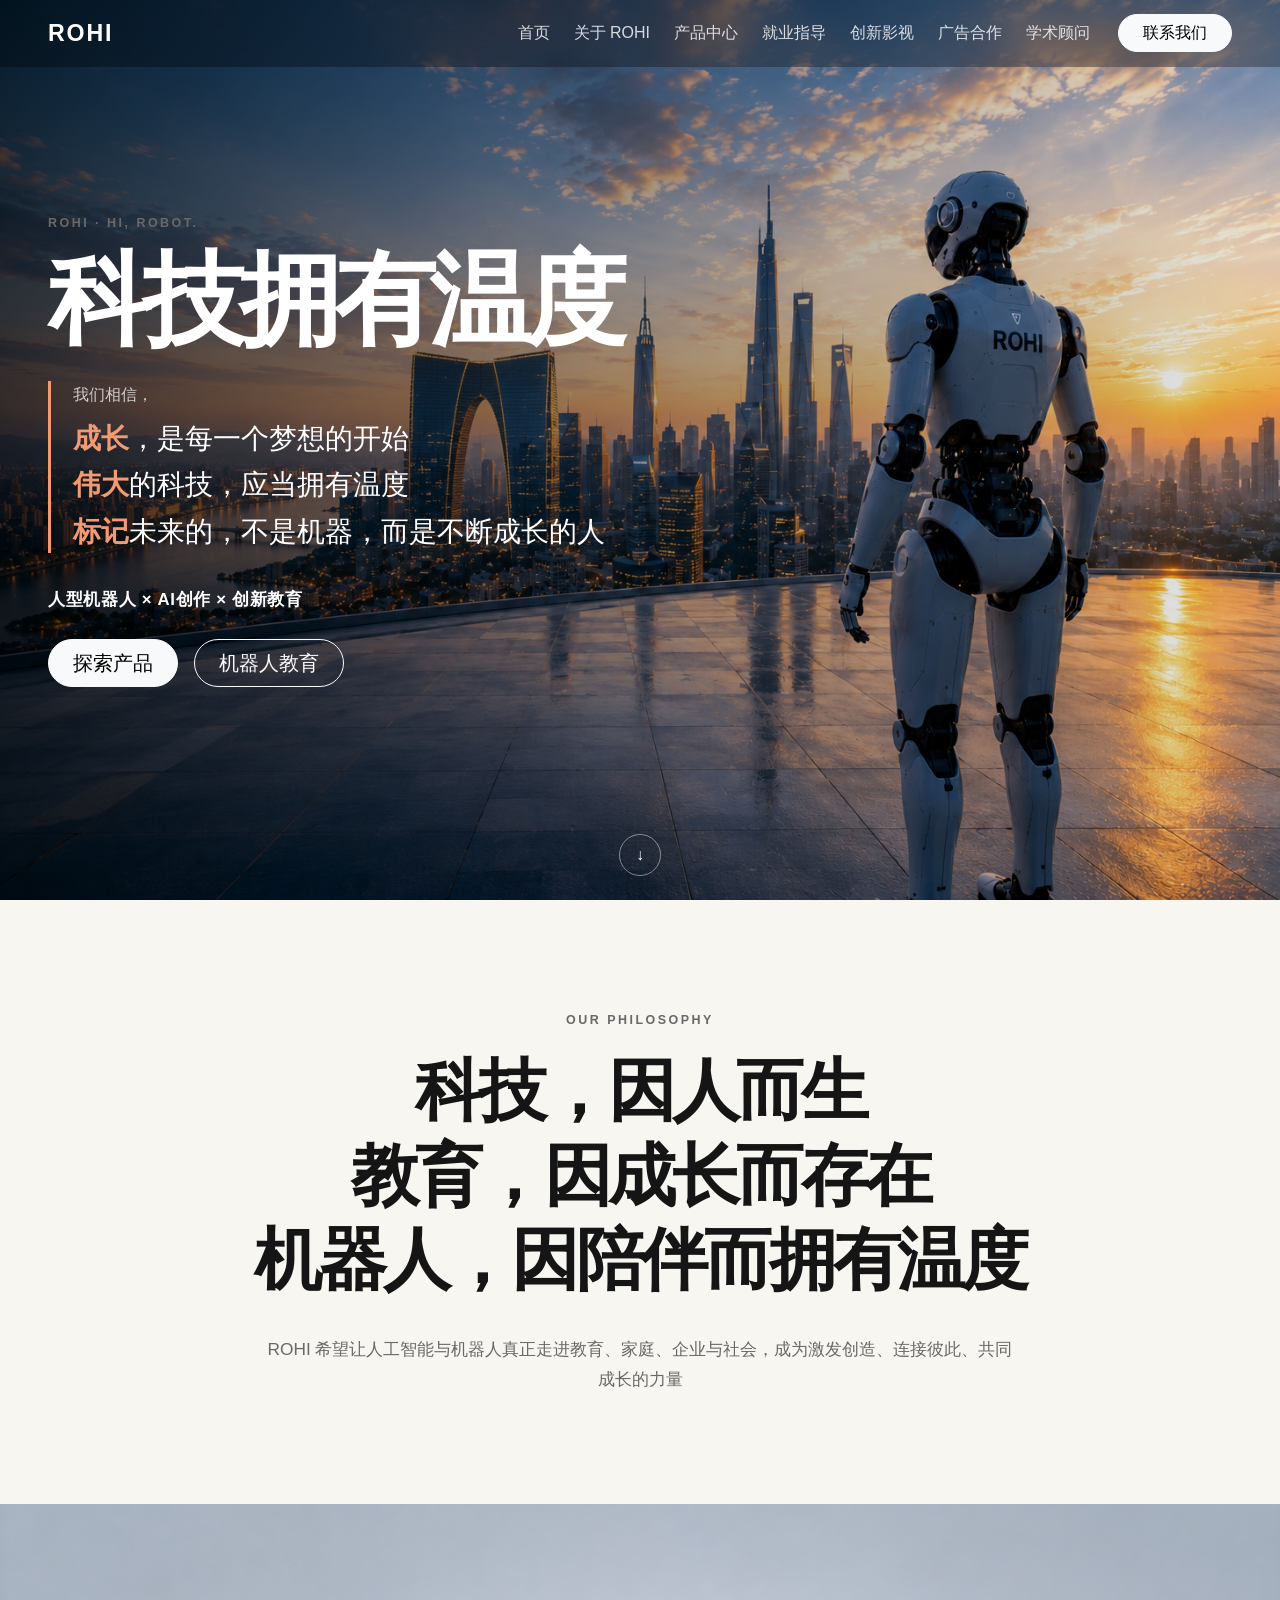
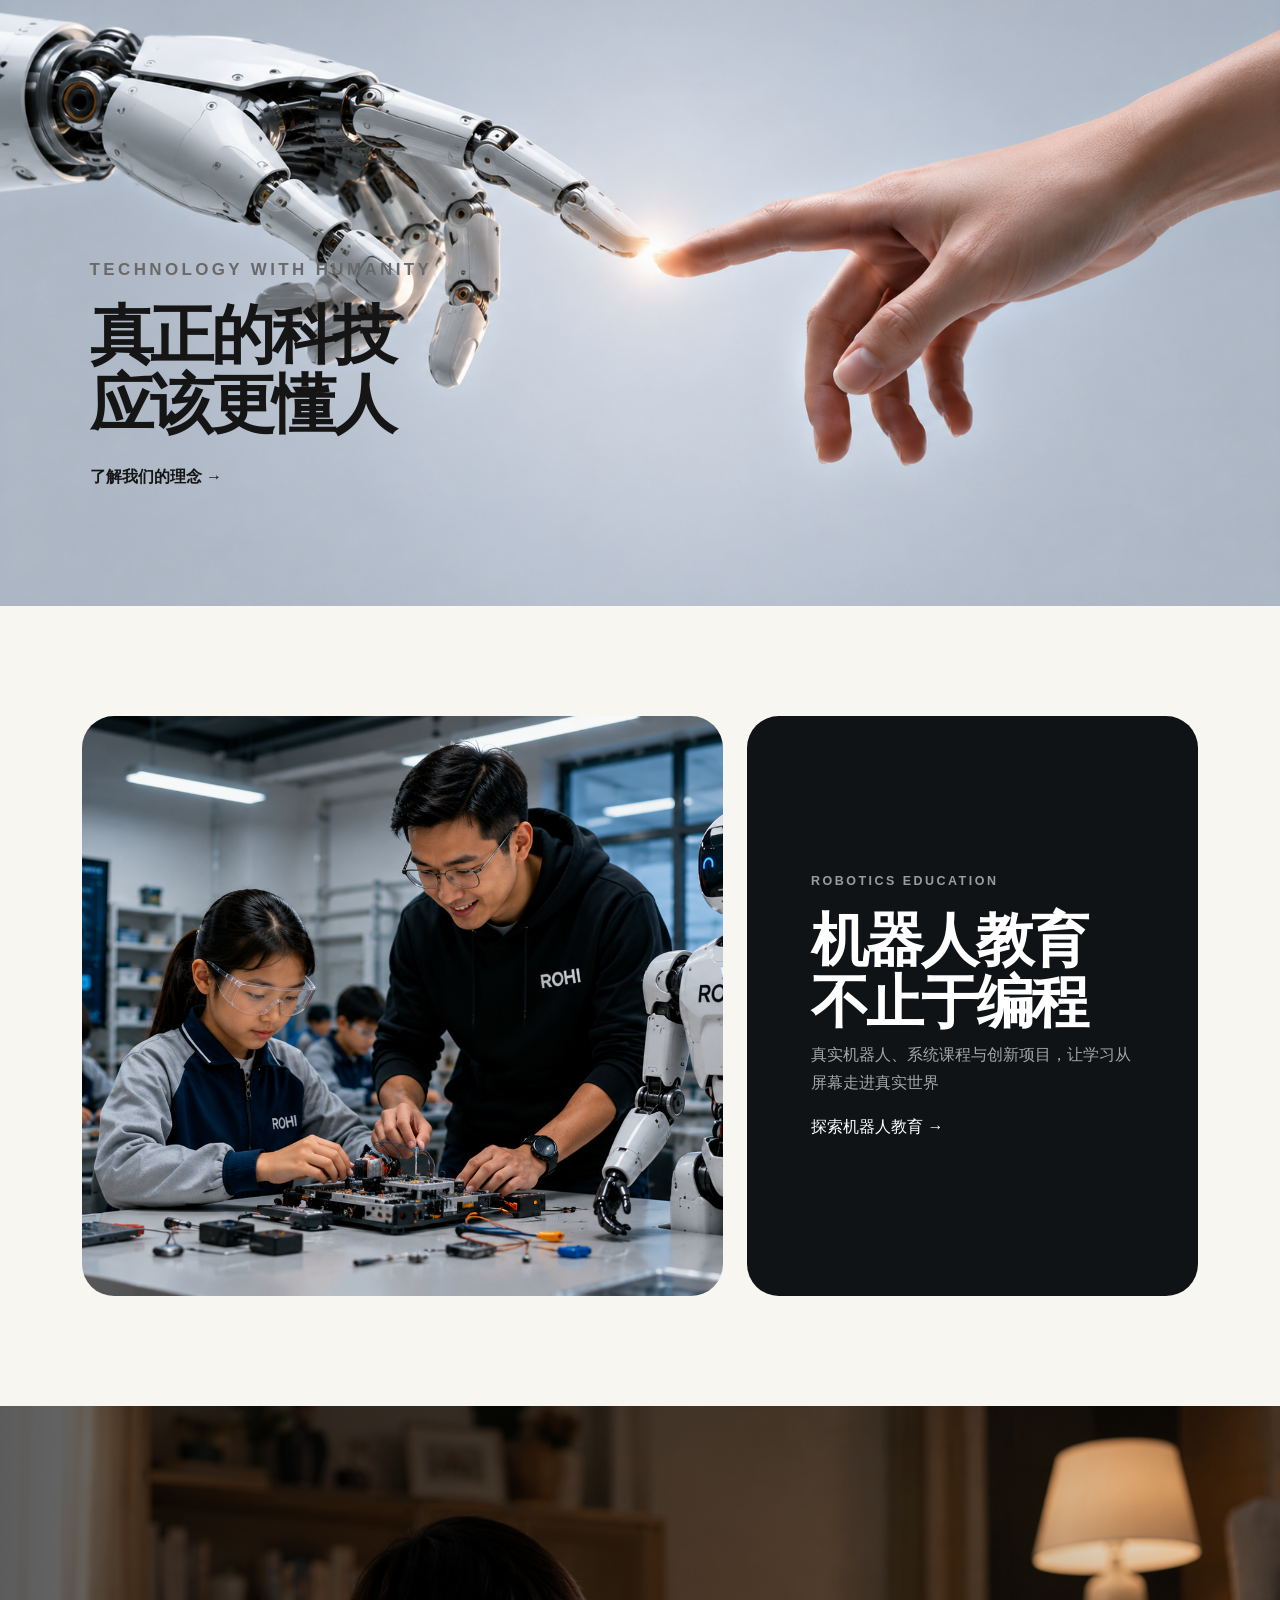
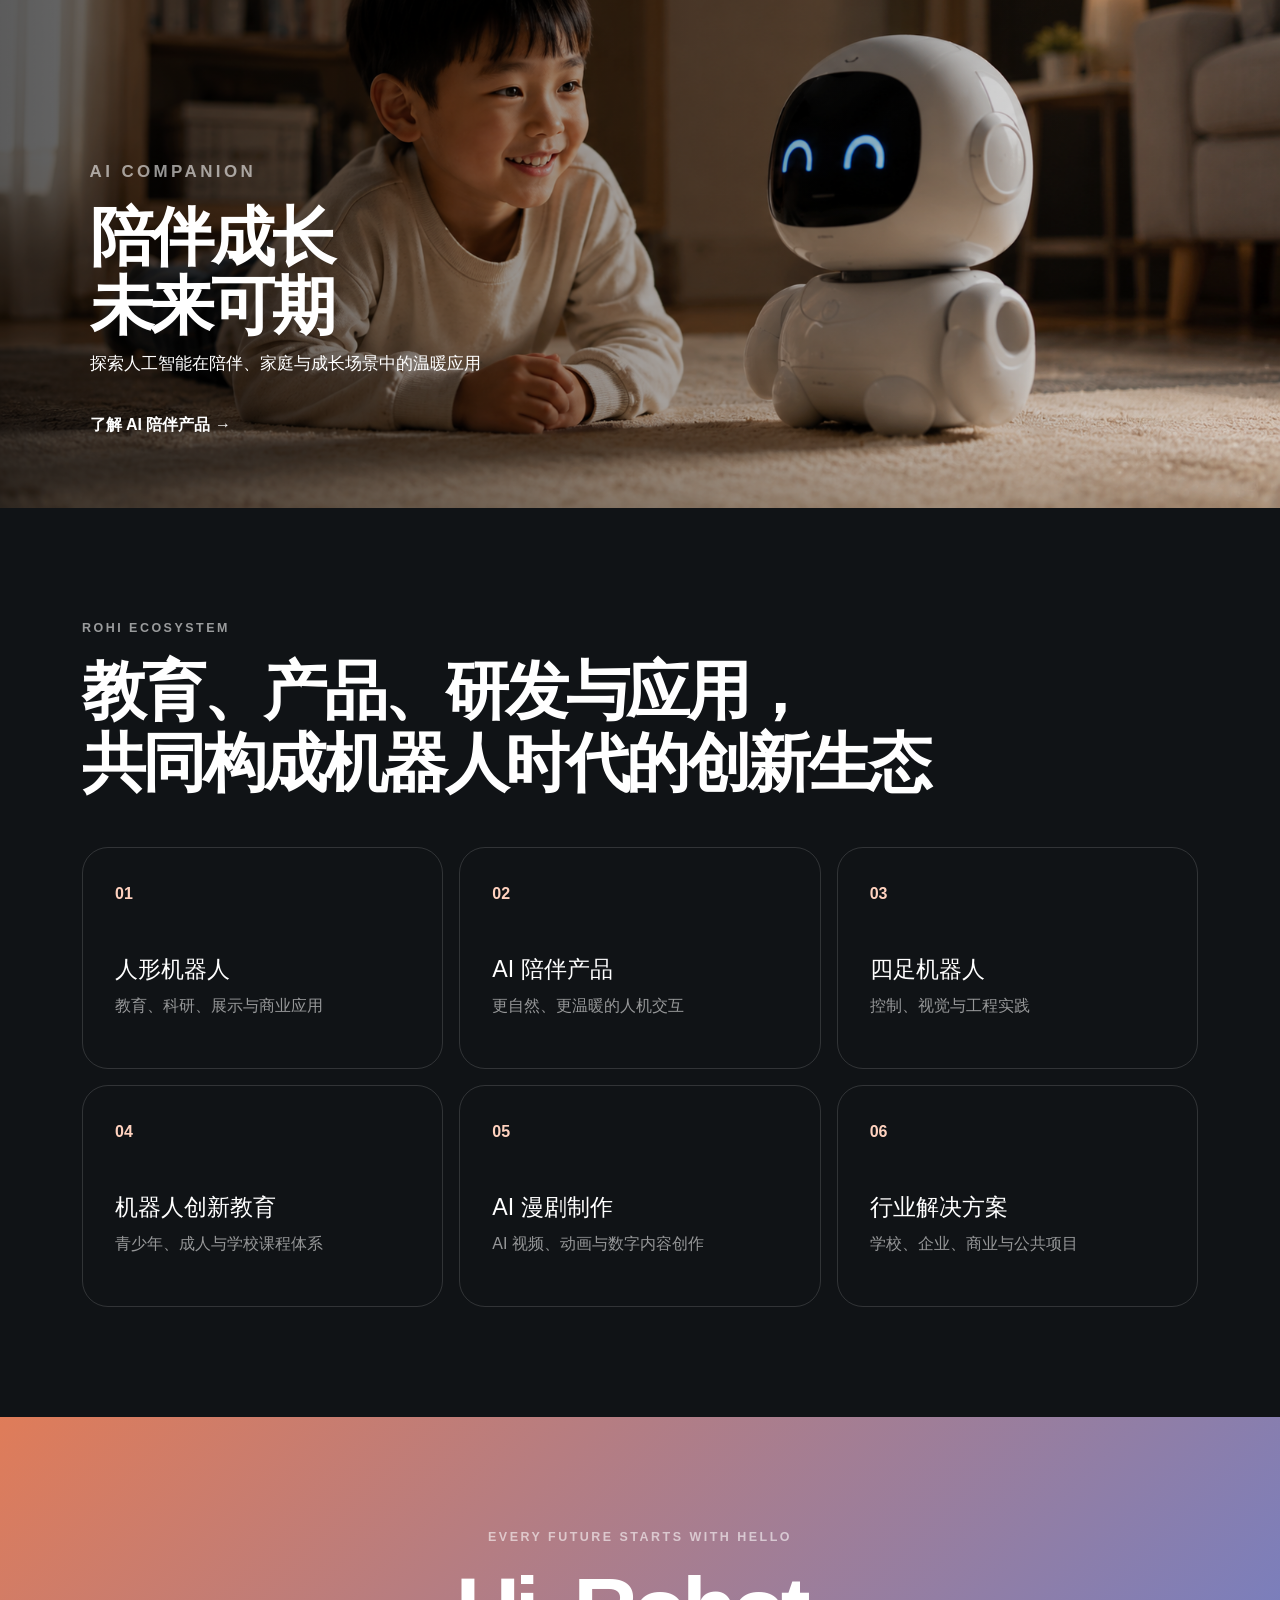
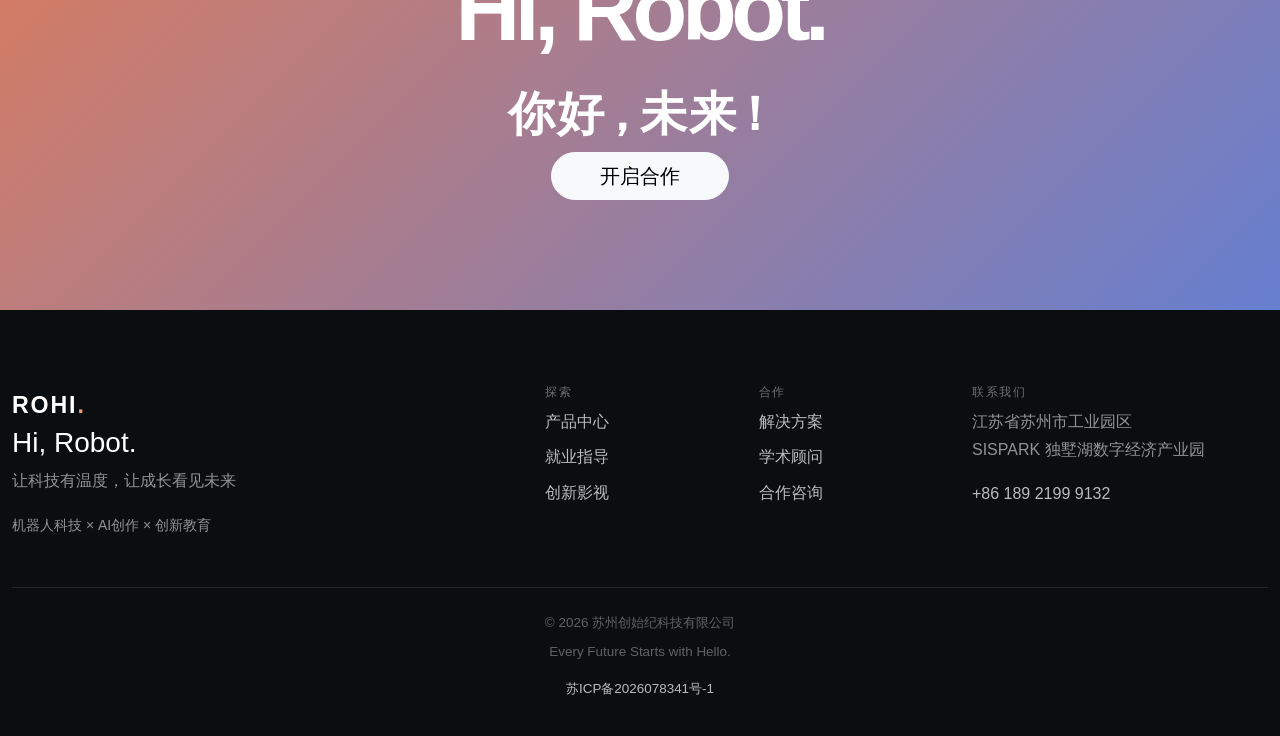
<file: index.html>
<!doctype html>
<html lang="zh-CN">
<head>
  <meta charset="utf-8">
  <meta name="viewport" content="width=device-width, initial-scale=1">
  <title>苏州创始纪科技有限公司｜人工智能与机器人研发应用</title>

<meta name="description" content="苏州创始纪科技有限公司聚焦人工智能、机器人应用研发、AI教育、智能交互与场景解决方案，推动具身智能技术走向真实应用。">

<meta name="keywords" content="苏州创始纪科技有限公司,人工智能,机器人研发,具身智能,人形机器人,机器人教育,苏州机器人公司">
  <link href="https://cdn.jsdelivr.net/npm/bootstrap@5.3.8/dist/css/bootstrap.min.css" rel="stylesheet">
  <link href="styles.css" rel="stylesheet">
</head>
<body>

<nav class="navbar navbar-expand-lg fixed-top site-nav">
  <div class="container-fluid px-lg-5">
   <a class="navbar-brand brand" href="index.html">
    ROHI</a>
    <button class="navbar-toggler" type="button" data-bs-toggle="collapse" data-bs-target="#mainNav"
            aria-controls="mainNav" aria-expanded="false" aria-label="切换导航">
      <span class="navbar-toggler-icon"></span>
    </button>
    <div class="collapse navbar-collapse" id="mainNav">
      <ul class="navbar-nav ms-auto align-items-lg-center">
        <li class="nav-item"><a class="nav-link" href="index.html">首页</a></li>
        <li class="nav-item"><a class="nav-link" href="about.html">关于 ROHI</a></li>
        <li class="nav-item"><a class="nav-link" href="products.html">产品中心</a></li>
        <li class="nav-item"><a class="nav-link" href="education.html">就业指导</a></li>
        <li class="nav-item"><a class="nav-link" href="innovation.html">创新影视</a></li>
        <li class="nav-item"><a class="nav-link" href="solutions.html">广告合作</a></li>
        <li class="nav-item"><a class="nav-link" href="advisors.html">学术顾问</a></li>
        <li class="nav-item ms-lg-3"><a class="btn btn-light rounded-pill px-4" href="contact.html">联系我们</a></li>
      </ul>
    </div>
  </div>
</nav>

<main>
  <section class="hero hero-home">
    <div class="hero-overlay"></div>
    <div class="container-fluid px-lg-5 hero-content">
      <div class="row min-vh-100 align-items-center">
        <div class="col-lg-7">
          <p class="eyebrow reveal">ROHI · HI, ROBOT.</p>
          <h1 class="hero-title reveal">科技拥有温度</h1>
          <div class="belief reveal">
            <p>我们相信，</p>
            <h2><strong>成长</strong>，是每一个梦想的开始</h2>
            <h2><strong>伟大</strong>的科技，应当拥有温度</h2>
            <h2><strong>标记</strong>未来的，不是机器，而是不断成长的人</h2>
          </div>
          <p class="hero-sub reveal">人型机器人 × AI创作 × 创新教育</p>
          <div class="d-flex flex-wrap gap-3 mt-4 reveal">
            <a class="btn btn-light btn-lg rounded-pill px-4" href="products.html">探索产品</a>
            <a class="btn btn-outline-light btn-lg rounded-pill px-4" href="education.html">机器人教育</a>
          </div>
        </div>
      </div>
    </div>
    <a class="scroll-cue" href="#philosophy">↓</a>
  </section>

  <section id="philosophy" class="section-light section-space">
    <div class="container text-center">
      <p class="eyebrow reveal">OUR PHILOSOPHY</p>
      <h2 class="statement reveal">科技，因人而生<br>教育，因成长而存在<br>机器人，因陪伴而拥有温度</h2>
      <p class="section-copy reveal">ROHI 希望让人工智能与机器人真正走进教育、家庭、企业与社会，成为激发创造、连接彼此、共同成长的力量</p>
    </div>
  </section>

  <section class="image-story">
    <img src="images/human-robot-touch.png" alt="人与机器人指尖相触">
    <div class="image-story-copy dark-text reveal">
      <p class="eyebrow">TECHNOLOGY WITH HUMANITY</p>
      <h2>真正的科技<br>应该更懂人</h2>
      <a href="about.html">了解我们的理念 →</a>
    </div>
  </section>

  <section class="split-story section-space">
    <div class="container">
      <div class="row g-4 align-items-stretch">
        <div class="col-lg-7 reveal">
          <img class="story-photo" src="images/robot-education.png" alt="机器人教育实验室">
        </div>
        <div class="col-lg-5 d-flex reveal">
          <div class="story-card dark-card">
            <p class="eyebrow light">ROBOTICS EDUCATION</p>
            <h2> 机器人教育  <br>不止于编程</h2>
            <p>真实机器人、系统课程与创新项目，让学习从屏幕走进真实世界</p>
            <a href="education.html">探索机器人教育 →</a>
          </div>
        </div>
      </div>
    </div>
  </section>

  <section class="image-story image-story-reverse">
    <img src="images/ai-companion.png" alt="AI 陪伴机器人">
    <div class="image-story-copy light-text reveal">
      <p class="eyebrow light">AI COMPANION</p>
      <h2>陪伴成长<br>未来可期</h2>
      <p>探索人工智能在陪伴、家庭与成长场景中的温暖应用</p>
      <a href="products.html">了解 AI 陪伴产品 →</a>
    </div>
  </section>

  <section class="section-dark section-space">
    <div class="container">
      <div class="section-heading reveal">
        <p class="eyebrow light">ROHI ECOSYSTEM</p>
        <h2>教育、产品、研发与应用，<br>共同构成机器人时代的创新生态</h2>
      </div>
      <div class="row g-3">
        <div class="col-md-6 col-xl-4"><a class="eco-card reveal" href="products.html"><span>01</span><h3>人形机器人</h3><p>教育、科研、展示与商业应用</p></a></div>
        <div class="col-md-6 col-xl-4"><a class="eco-card reveal" href="products.html"><span>02</span><h3>AI 陪伴产品</h3><p>更自然、更温暖的人机交互</p></a></div>
        <div class="col-md-6 col-xl-4"><a class="eco-card reveal" href="products.html"><span>03</span><h3>四足机器人</h3><p>控制、视觉与工程实践</p></a></div>
        <div class="col-md-6 col-xl-4"><a class="eco-card reveal" href="education.html"><span>04</span><h3>机器人创新教育</h3><p>青少年、成人与学校课程体系</p></a></div>
        <div class="col-md-6 col-xl-4"><a class="eco-card reveal" href="innovation.html"><span>05</span><h3>AI 漫剧制作</h3><p>AI 视频、动画与数字内容创作</p></a></div>
        <div class="col-md-6 col-xl-4"><a class="eco-card reveal" href="solutions.html"><span>06</span><h3>行业解决方案</h3><p>学校、企业、商业与公共项目</p></a></div>
      </div>
    </div>
  </section>

  <section class="cta section-space">
    <div class="container text-center reveal">
      <p class="eyebrow light">EVERY FUTURE STARTS WITH HELLO</p>
      <h2>Hi, Robot.<br><span>你 好，未 来！</span></h2>
      <a class="btn btn-light btn-lg rounded-pill px-5" href="contact.html">开启合作</a>
    </div>
  </section>
</main>

<footer class="site-footer">
  <div class="container">
    <div class="row g-4">
      <div class="col-lg-5">
        <div class="footer-brand">ROHI<span>.</span></div>
        <h3>Hi, Robot.</h3>
        <p>让科技有温度，让成长看见未来</p>
        <small>机器人科技 × AI创作 × 创新教育</small>
      </div>
      <div class="col-6 col-lg-2">
        <h6>探索</h6>
        <a href="products.html">产品中心</a>
        <a href="education.html">就业指导</a>
        <a href="innovation.html">创新影视</a>
      </div>
      <div class="col-6 col-lg-2">
        <h6>合作</h6>
        <a href="solutions.html">解决方案</a>
        <a href="advisors.html">学术顾问</a>
        <a href="contact.html">合作咨询</a>
      </div>
      <div class="col-lg-3">
        <h6>联系我们</h6>
        <p>江苏省苏州市工业园区<br>SISPARK 独墅湖数字经济产业园</p>
        <a href="tel:+8618921999132">+86 189 2199 9132</a>
      </div>
    </div>
     <div class="footer-bottom">
        <span>© 2026 苏州创始纪科技有限公司</span>
        <span>Every Future Starts with Hello.</span>
  <a href="https://beian.miit.gov.cn/"
     target="_blank"
     rel="noopener noreferrer">
    苏ICP备2026078341号-1
  </a>
</div>
</div>
</footer>

<script src="https://cdn.jsdelivr.net/npm/bootstrap@5.3.8/dist/js/bootstrap.bundle.min.js"></script>
<script src="script.js"></script>
</body>
</html>
</file>
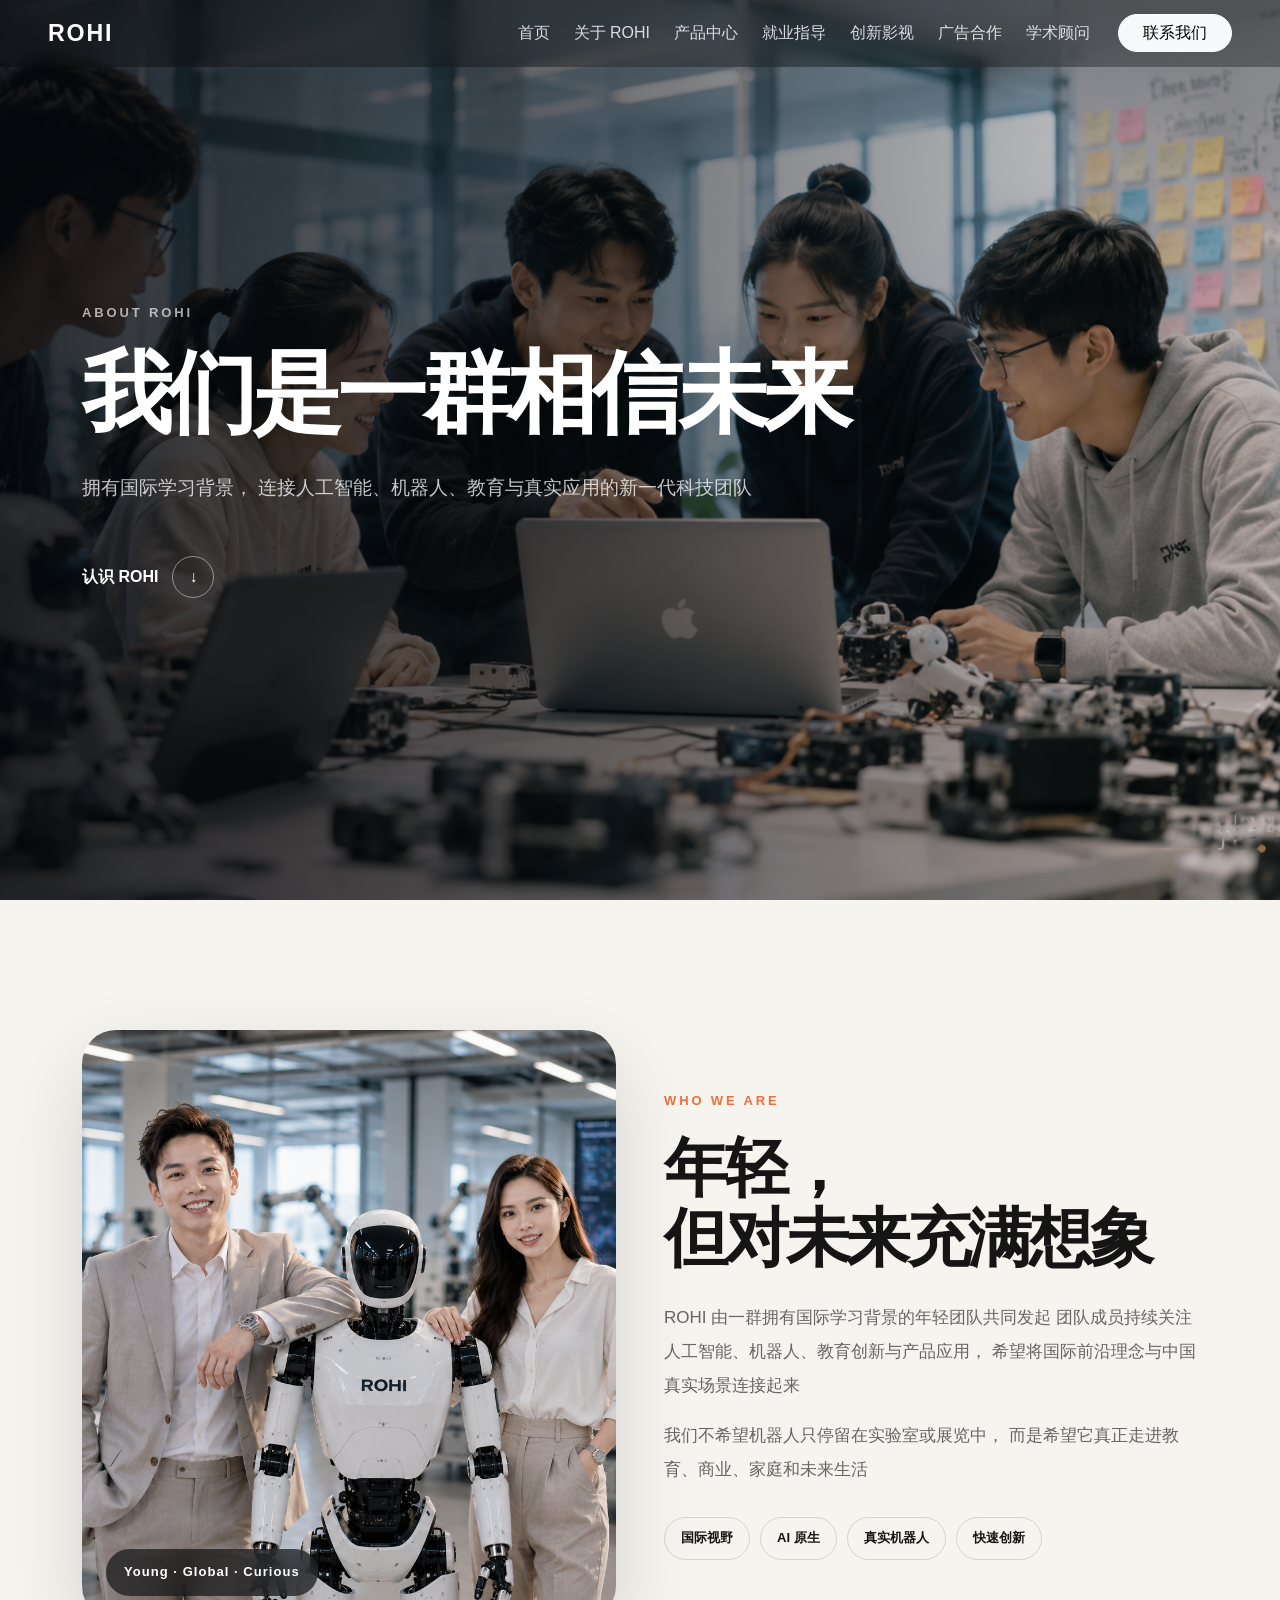
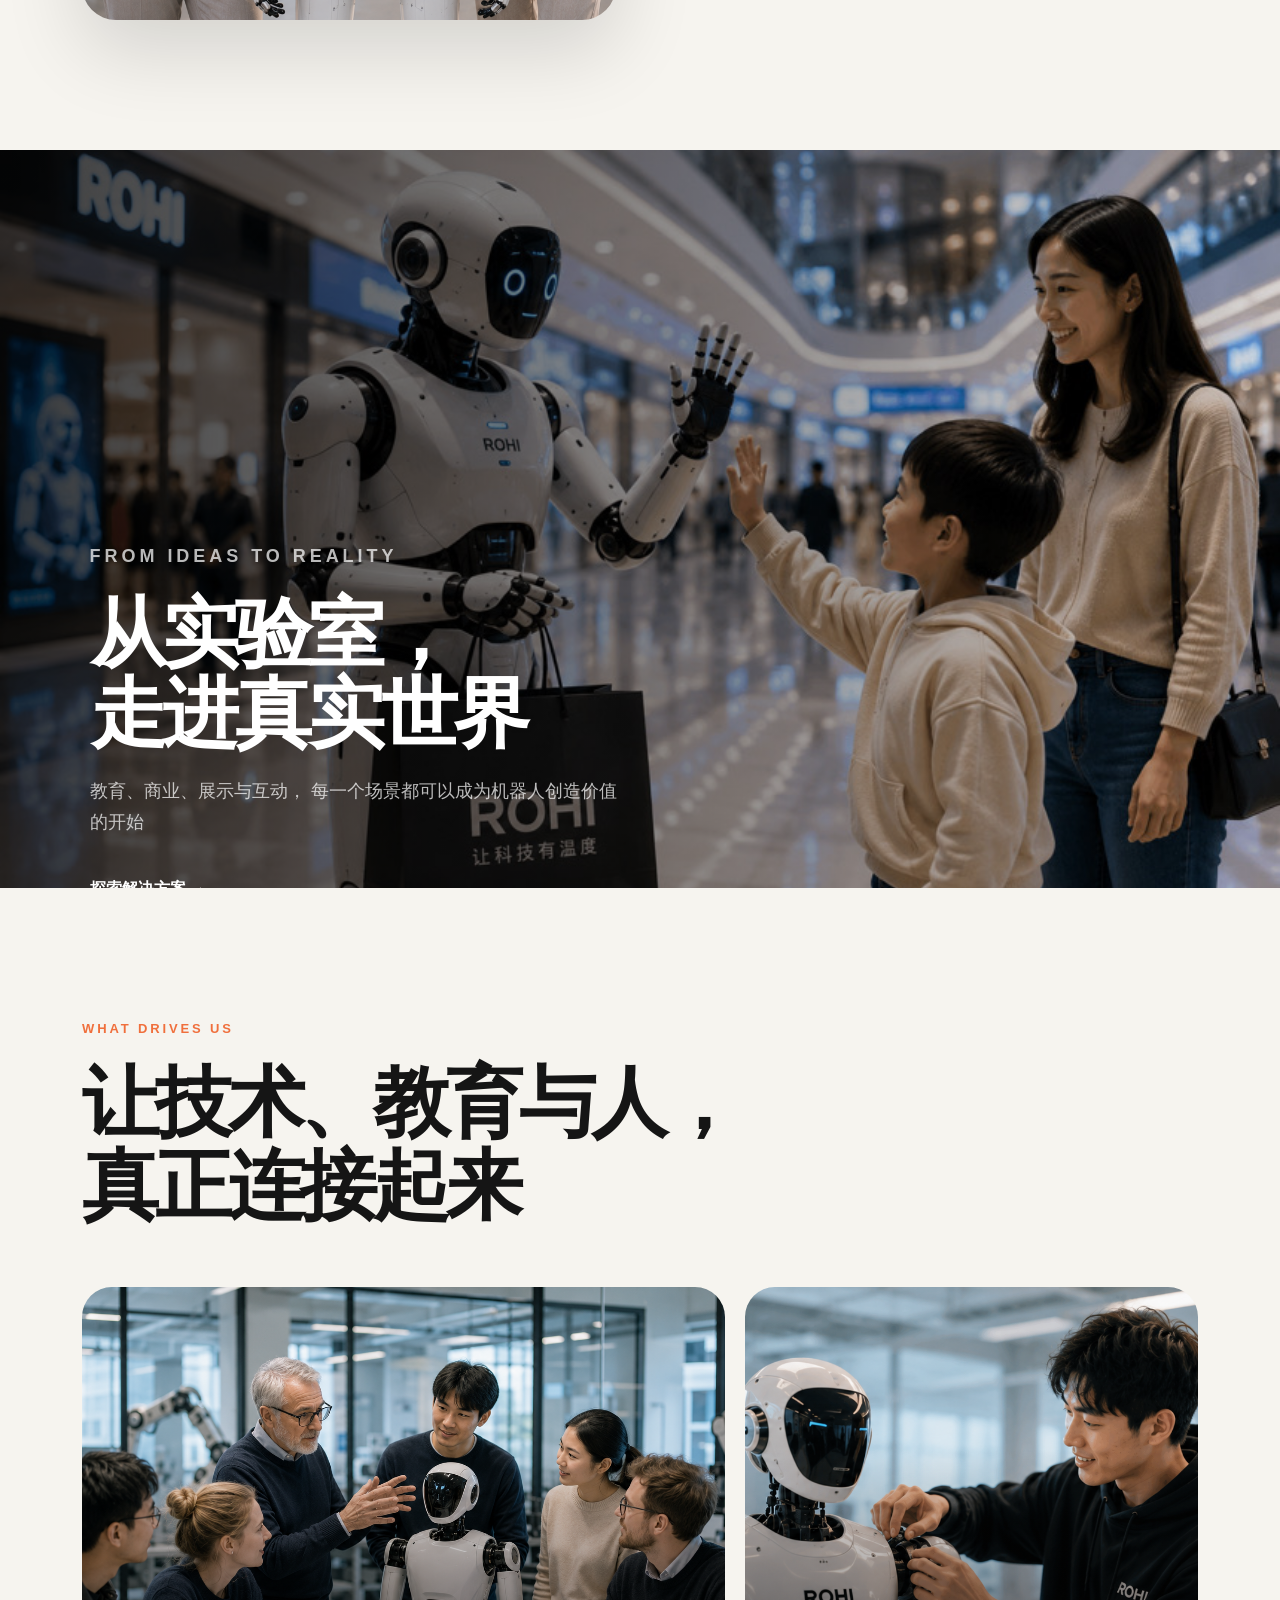
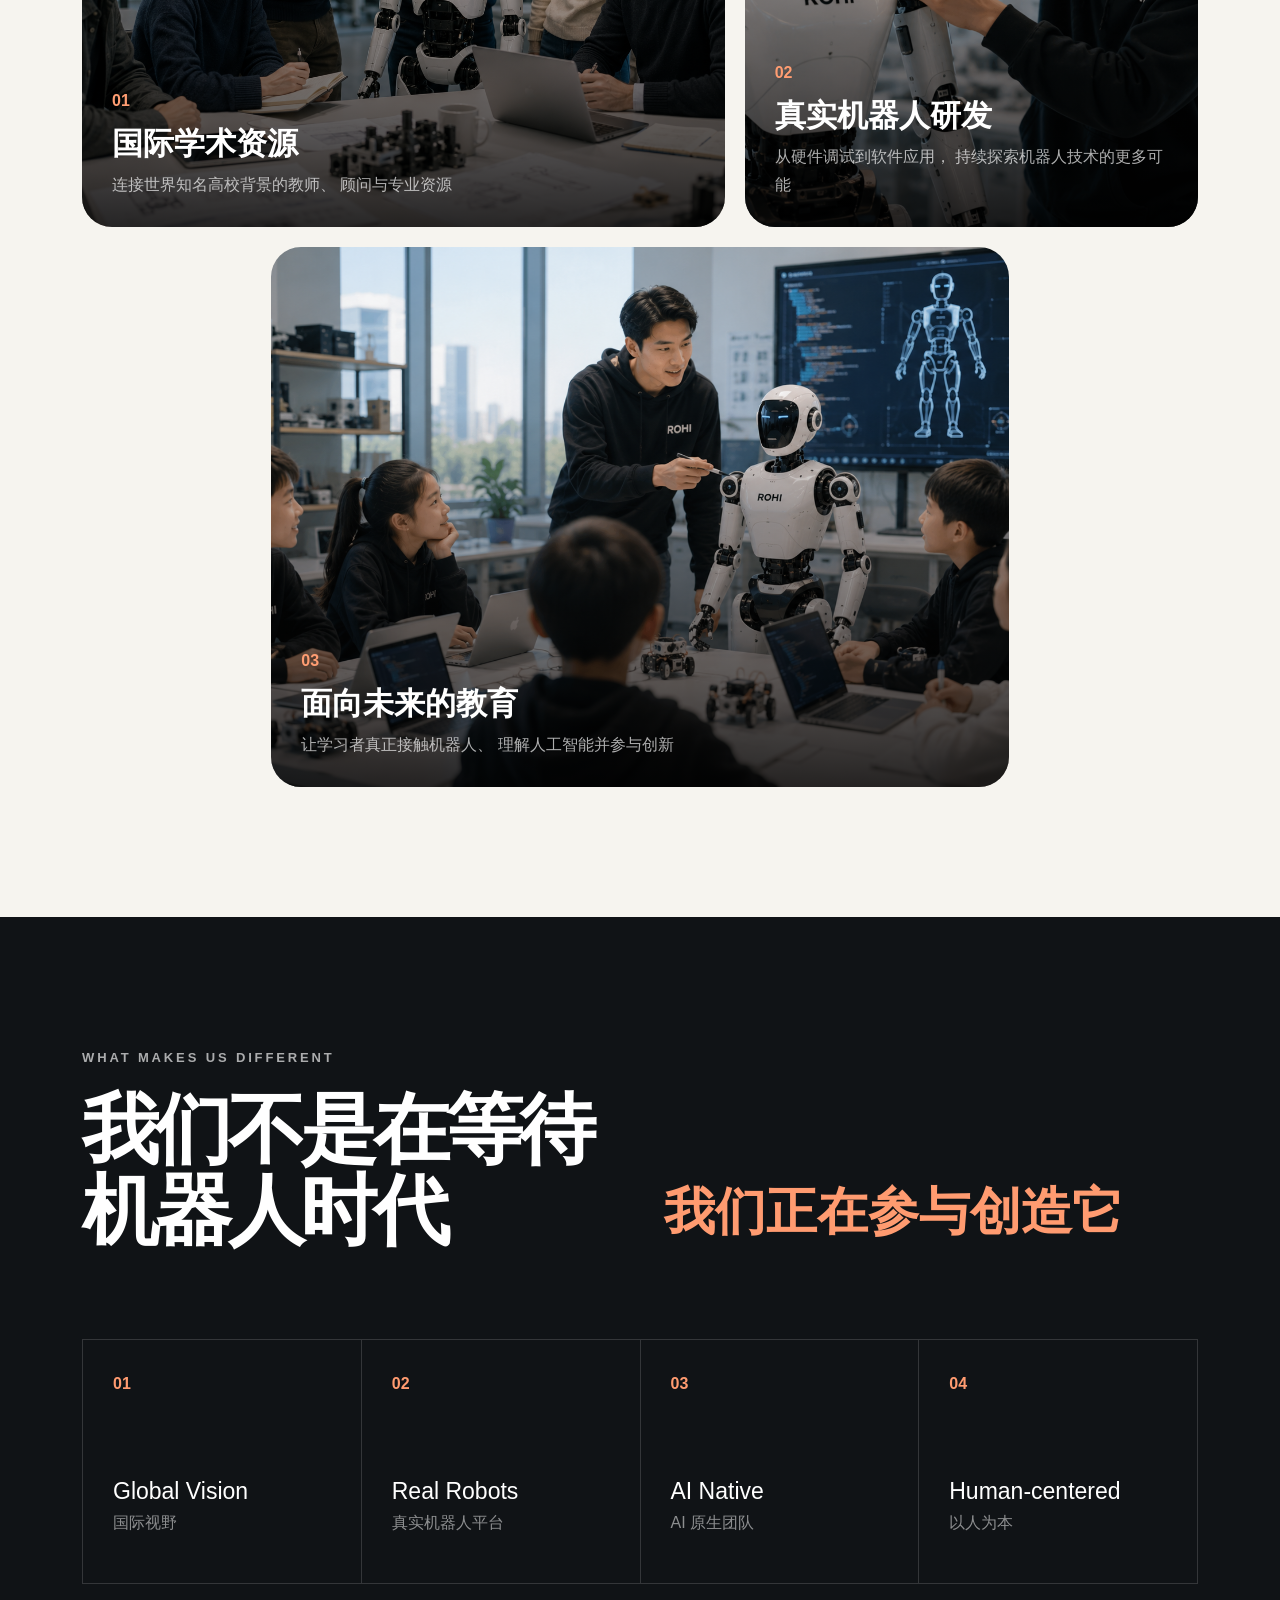
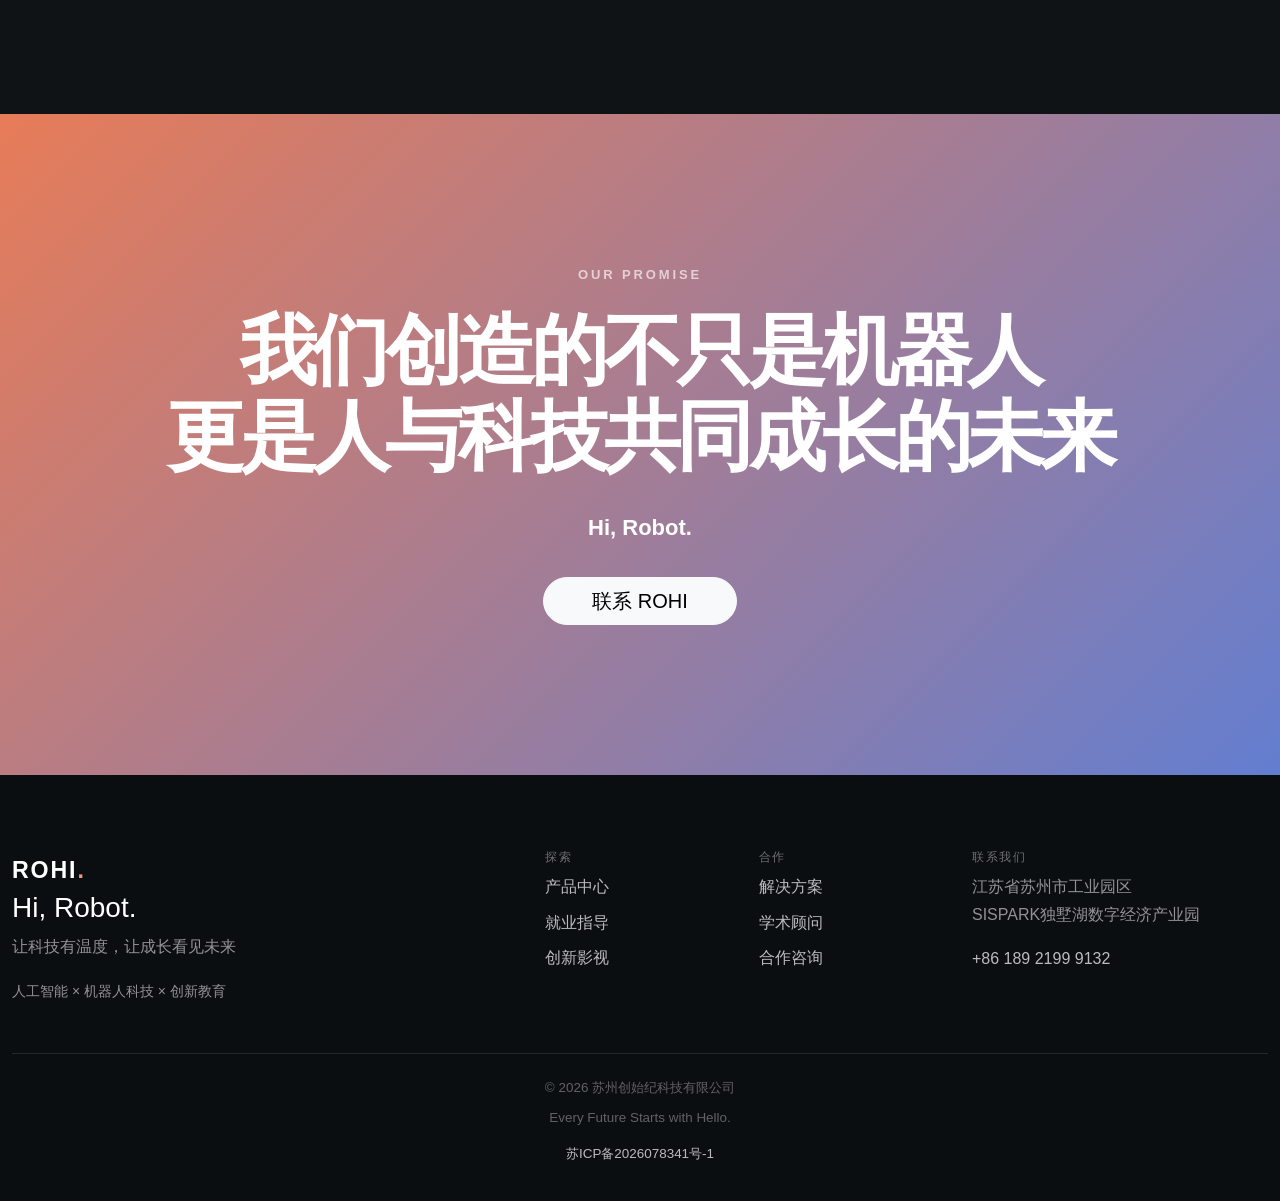
<file: about.html>
<!doctype html>
<html lang="zh-CN">
<head>
  <meta charset="utf-8">
  <meta name="viewport" content="width=device-width, initial-scale=1">
  <meta name="description" content="ROHI 是苏州创始纪科技有限公司旗下人工智能与机器人科技品牌">
  <title>关于 ROHI | ROHI</title>
  <link href="https://cdn.jsdelivr.net/npm/bootstrap@5.3.8/dist/css/bootstrap.min.css" rel="stylesheet">
  <link href="styles.css" rel="stylesheet">
</head>
<body>

<nav class="navbar navbar-expand-lg fixed-top site-nav">
  <div class="container-fluid px-lg-5">
    <a class="navbar-brand brand" href="index.html">ROHI</a>
    <button class="navbar-toggler" type="button" data-bs-toggle="collapse" data-bs-target="#mainNav"
            aria-controls="mainNav" aria-expanded="false" aria-label="切换导航">
      <span class="navbar-toggler-icon"></span>
    </button>
    <div class="collapse navbar-collapse" id="mainNav">
      <ul class="navbar-nav ms-auto align-items-lg-center">
        <li class="nav-item"><a class="nav-link" href="index.html">首页</a></li>
        <li class="nav-item"><a class="nav-link" href="about.html">关于 ROHI</a></li>
        <li class="nav-item"><a class="nav-link" href="products.html">产品中心</a></li>
        <li class="nav-item"><a class="nav-link" href="education.html">就业指导</a></li>
        <li class="nav-item"><a class="nav-link" href="innovation.html">创新影视</a></li>
        <li class="nav-item"><a class="nav-link" href="solutions.html">广告合作</a></li>
        <li class="nav-item"><a class="nav-link" href="advisors.html">学术顾问</a></li>
        <li class="nav-item ms-lg-3"><a class="btn btn-light rounded-pill px-4" href="contact.html">联系我们</a></li>
      </ul>
    </div>
  </div>
</nav>
<main class="about-page">

    <!-- 第一屏：品牌开场 -->
    <section class="about-hero">

        <img
            src="images/team.png"
            alt="ROHI 国际化年轻团队"
            class="about-hero-image"
        >

        <div class="about-hero-overlay"></div>

        <div class="container about-hero-content">

            <p class="about-kicker reveal">
                ABOUT ROHI
            </p>

            <h1 class="reveal">
              我们是一群相信未来
            </h1>

            <p class="about-hero-description reveal">
                拥有国际学习背景，
                连接人工智能、机器人、教育与真实应用的新一代科技团队
            </p>

            <a href="#our-story"
               class="about-scroll-button reveal">
                认识 ROHI
                <span>↓</span>
            </a>

        </div>

    </section>


    <!-- 第二屏：我们是谁 -->
    <section id="our-story" class="about-story-section">

        <div class="container">

            <div class="row align-items-center g-5">

                <div class="col-lg-6 reveal">

                    <div class="about-image-frame">

                        <img
                            src="images/boss.png"
                            alt="ROHI 年轻团队讨论机器人项目"
                        >

                        <div class="image-label">
                            Young · Global · Curious
                        </div>

                    </div>

                </div>

                <div class="col-lg-6 reveal">

                    <p class="about-kicker dark">
                        WHO WE ARE
                    </p>

                    <h2 class="about-section-title">
                        年轻，
                        <br>
                        但对未来充满想象
                    </h2>

                    <p class="about-copy">
                        ROHI 由一群拥有国际学习背景的年轻团队共同发起
                        团队成员持续关注人工智能、机器人、教育创新与产品应用，
                        希望将国际前沿理念与中国真实场景连接起来
                    </p>

                    <p class="about-copy">
                        我们不希望机器人只停留在实验室或展览中，
                        而是希望它真正走进教育、商业、家庭和未来生活
                    </p>

                    <div class="about-tags">
                        <span>国际视野</span>
                        <span>AI 原生</span>
                        <span>真实机器人</span>
                        <span>快速创新</span>
                    </div>

                </div>

            </div>

        </div>

    </section>


    <!-- 第三屏：商业应用大图 -->
    <section class="about-feature-image">

        <img
            src="images/shopping mall.JPG"
            alt="ROHI 机器人商业应用"
        >

        <div class="about-feature-overlay"></div>

        <div class="about-feature-copy reveal">

            <p class="about-kicker">
                FROM IDEAS TO REALITY
            </p>

            <h2>
                从实验室，
                <br>
                走进真实世界
            </h2>

            <p>
                教育、商业、展示与互动，
                每一个场景都可以成为机器人创造价值的开始
            </p>

            <a href="solutions.html">
                探索解决方案 →
            </a>

        </div>

    </section>


    <!-- 第四屏：三张内容图 -->
    <section class="about-visual-grid-section">

        <div class="container">

            <div class="about-heading reveal">

                <p class="about-kicker dark">
                    WHAT DRIVES US
                </p>

                <h2>
                    让技术、教育与人，
                    <br>
                    真正连接起来
                </h2>

            </div>

            <div class="about-visual-grid">

                <!-- 国际师资 -->
                <article class="about-visual-card reveal">

                    <img
                        src="images/professor.png"
                        alt="国际学术与师资资源"
                    >

                    <div class="about-card-gradient"></div>

                    <div class="about-card-copy">

                        <span>01</span>

                        <h3>
                            国际学术资源
                        </h3>

                        <p>
                            连接世界知名高校背景的教师、
                            顾问与专业资源
                        </p>

                    </div>

                </article>


                <!-- 研发 -->
                <article class="about-visual-card reveal">

                    <img
                        src="images/lab.png"
                        alt="机器人研发与实验"
                    >

                    <div class="about-card-gradient"></div>

                    <div class="about-card-copy">

                        <span>02</span>

                        <h3>
                            真实机器人研发
                        </h3>

                        <p>
                            从硬件调试到软件应用，
                            持续探索机器人技术的更多可能
                        </p>

                    </div>

                </article>


                <!-- 教学 -->
                <article class="about-visual-card reveal">

                    <img
                        src="images/study room.png"
                        alt="机器人教育与学习"
                    >

                    <div class="about-card-gradient"></div>

                    <div class="about-card-copy">

                        <span>03</span>

                        <h3>
                            面向未来的教育
                        </h3>

                        <p>
                            让学习者真正接触机器人、
                            理解人工智能并参与创新
                        </p>

                    </div>

                </article>

            </div>

        </div>

    </section>


    <!-- 第五屏：差异化 -->
    <section class="about-difference-section">

        <div class="container">

            <div class="row align-items-end g-5">

                <div class="col-lg-6 reveal">

                    <p class="about-kicker">
                        WHAT MAKES US DIFFERENT
                    </p>

                    <h2>
                        我们不是在等待
                        <br>
                        机器人时代
                    </h2>

                </div>

                <div class="col-lg-6 reveal">

                    <p class="about-difference-text">
                        我们正在参与创造它
                    </p>

                </div>

            </div>

            <div class="about-strength-grid">

                <div class="about-strength reveal">
                    <span>01</span>
                    <h3>Global Vision</h3>
                    <p>国际视野</p>
                </div>

                <div class="about-strength reveal">
                    <span>02</span>
                    <h3>Real Robots</h3>
                    <p>真实机器人平台</p>
                </div>

                <div class="about-strength reveal">
                    <span>03</span>
                    <h3>AI Native</h3>
                    <p>AI 原生团队</p>
                </div>

                <div class="about-strength reveal">
                    <span>04</span>
                    <h3>Human-centered</h3>
                    <p>以人为本</p>
                </div>

            </div>

        </div>

    </section>


    <!-- 第六屏：品牌结尾 -->
    <section class="about-ending">

        <div class="container text-center reveal">

            <p class="about-kicker">
                OUR PROMISE
            </p>

            <h2>
                我们创造的不只是机器人
                <br>
                更是人与科技共同成长的未来
            </h2>

            <p>
                Hi, Robot.
            </p>

            <a href="contact.html"
               class="btn btn-light btn-lg rounded-pill px-5">
                联系 ROHI
            </a>

        </div>

    </section>

</main>


<footer class="site-footer">
  <div class="container">
    <div class="row g-4">
      <div class="col-lg-5">
        <div class="footer-brand">ROHI<span>.</span></div>
        <h3>Hi, Robot.</h3>
        <p>让科技有温度，让成长看见未来</p>
        <small>人工智能 × 机器人科技 × 创新教育</small>
      </div>
      <div class="col-6 col-lg-2">
        <h6>探索</h6>
        <a href="products.html">产品中心</a>
        <a href="education.html">就业指导</a>
        <a href="innovation.html">创新影视</a>
      </div>
      <div class="col-6 col-lg-2">
        <h6>合作</h6>
        <a href="solutions.html">解决方案</a>
        <a href="advisors.html">学术顾问</a>
        <a href="contact.html">合作咨询</a>
      </div>
      <div class="col-lg-3">
        <h6>联系我们</h6>
        <p>江苏省苏州市工业园区<br>SISPARK独墅湖数字经济产业园</p>
        <a href="tel:+8618921999132">+86 189 2199 9132</a>
      </div>
    </div>
    <div class="footer-bottom">
        <span>© 2026 苏州创始纪科技有限公司</span>
        <span>Every Future Starts with Hello.</span>
  <a href="https://beian.miit.gov.cn/"
     target="_blank"
     rel="noopener noreferrer">
    苏ICP备2026078341号-1
  </a>
</div>
</footer>

<script src="https://cdn.jsdelivr.net/npm/bootstrap@5.3.8/dist/js/bootstrap.bundle.min.js"></script>
<script src="script.js"></script>
</body>
</html>
</file>
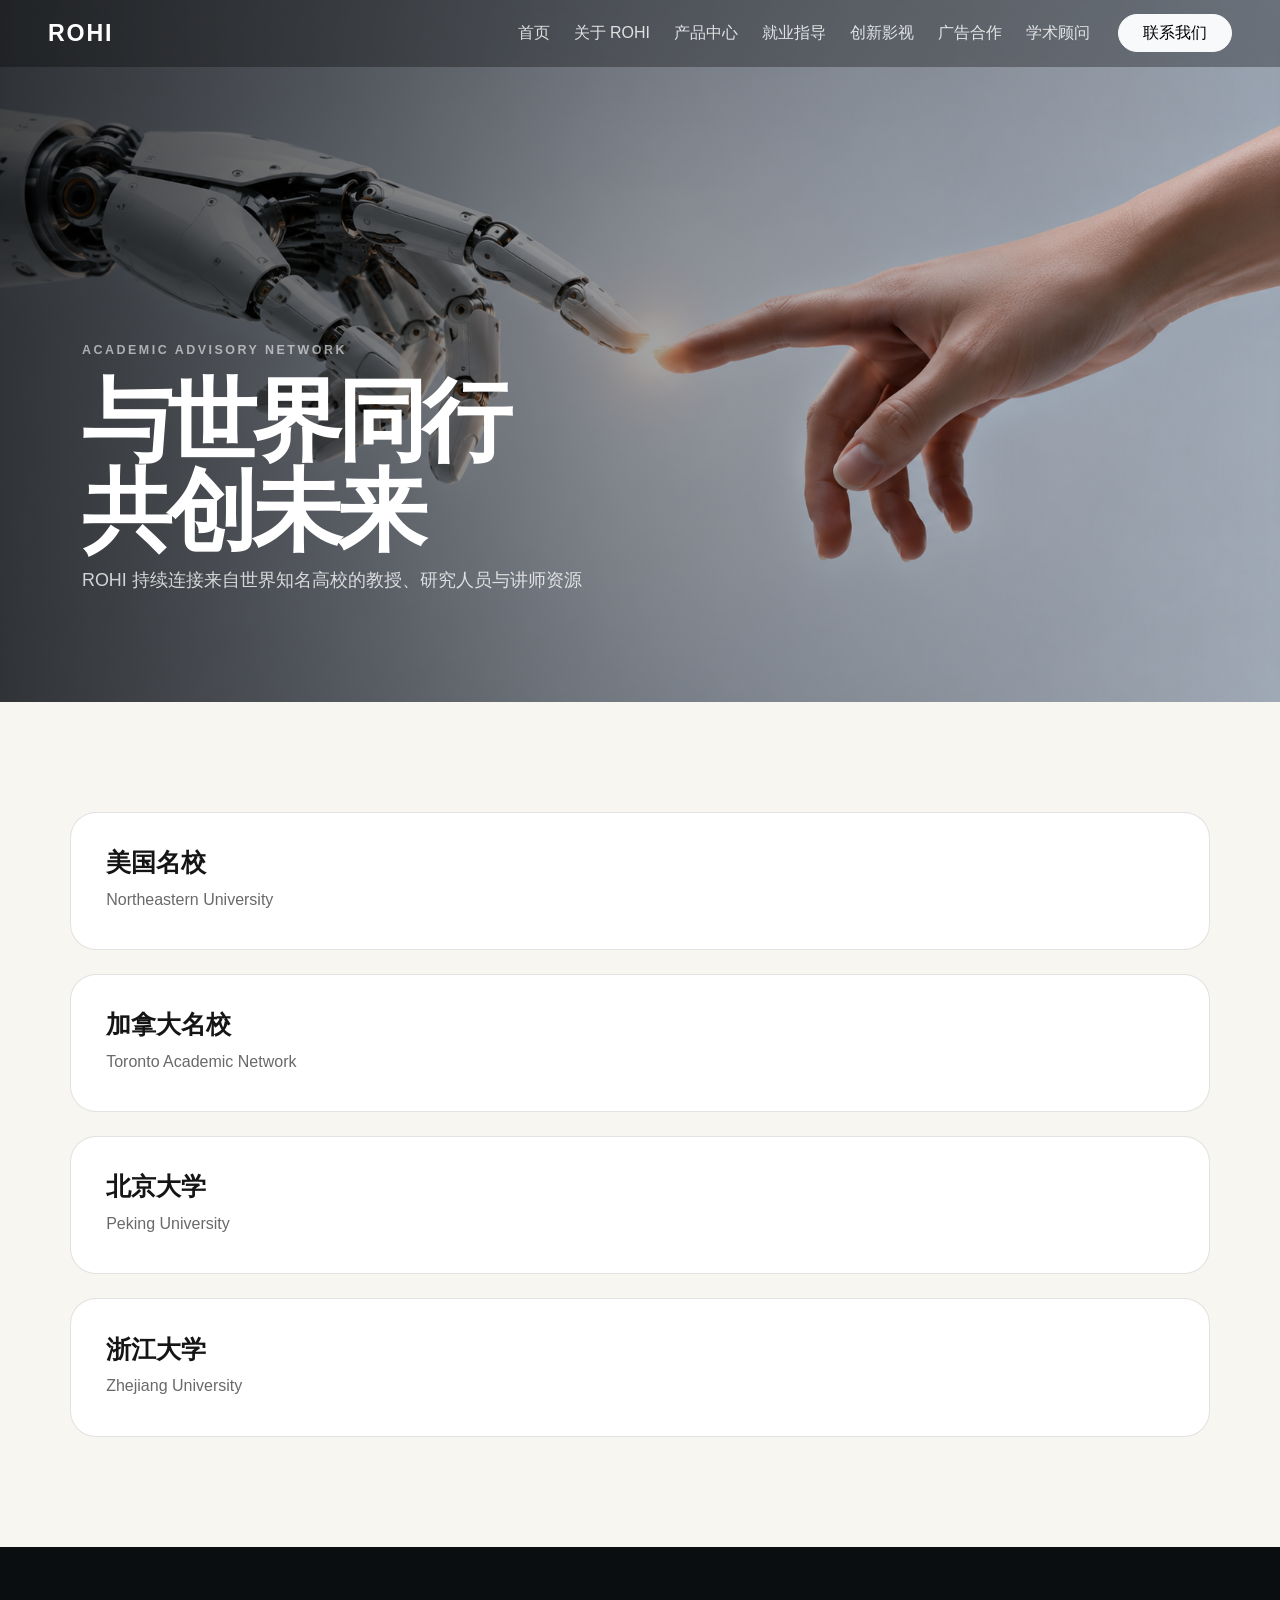
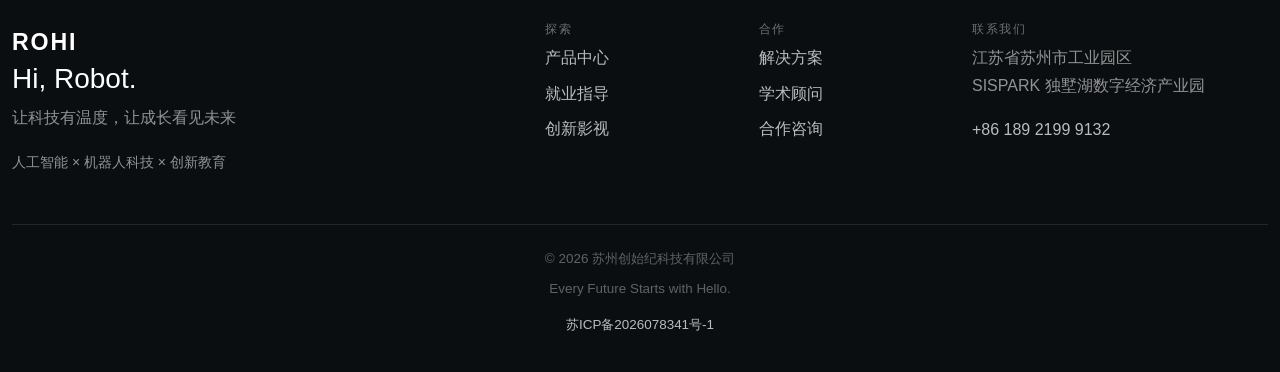
<file: advisors.html>
<!doctype html>
<html lang="zh-CN">
<head>
  <meta charset="utf-8">
  <meta name="viewport" content="width=device-width, initial-scale=1">
  <meta name="description" content="ROHI 持续连接来自世界知名高校的教授、研究人员与讲师资源">
  <title>学术顾问 | ROHI</title>
  <link href="https://cdn.jsdelivr.net/npm/bootstrap@5.3.8/dist/css/bootstrap.min.css" rel="stylesheet">
  <link href="styles.css" rel="stylesheet">
</head>
<body>

<nav class="navbar navbar-expand-lg fixed-top site-nav">
  <div class="container-fluid px-lg-5">
    <a class="navbar-brand brand" href="index.html">ROHI</a>
    <button class="navbar-toggler" type="button" data-bs-toggle="collapse" data-bs-target="#mainNav"
            aria-controls="mainNav" aria-expanded="false" aria-label="切换导航">
      <span class="navbar-toggler-icon"></span>
    </button>
    <div class="collapse navbar-collapse" id="mainNav">
      <ul class="navbar-nav ms-auto align-items-lg-center">
        <li class="nav-item"><a class="nav-link" href="index.html">首页</a></li>
        <li class="nav-item"><a class="nav-link" href="about.html">关于 ROHI</a></li>
        <li class="nav-item"><a class="nav-link" href="products.html">产品中心</a></li>
        <li class="nav-item"><a class="nav-link" href="education.html">就业指导</a></li>
        <li class="nav-item"><a class="nav-link" href="innovation.html">创新影视</a></li>
        <li class="nav-item"><a class="nav-link" href="solutions.html">广告合作</a></li>
        <li class="nav-item"><a class="nav-link" href="advisors.html">学术顾问</a></li>
        <li class="nav-item ms-lg-3"><a class="btn btn-light rounded-pill px-4" href="contact.html">联系我们</a></li>
      </ul>
    </div>
  </div>
</nav>

<main class="page-main">
  <section class="page-hero" style="background-image:url('images/human-robot-touch.png')">
    <div class="hero-overlay"></div>
    <div class="container page-hero-content">
      <p class="eyebrow light reveal">ACADEMIC ADVISORY NETWORK</p>
      <h1 class="reveal">与世界同行<br>共创未来</h1>
      <p class="lead reveal">ROHI 持续连接来自世界知名高校的教授、研究人员与讲师资源</p>
    </div>
  </section>
  <section class="section-light section-space">
    <div class="container">
      <div class="row g-4">
        
        <article class="info-block reveal">
          <h2>美国名校</h2>
          <p>Northeastern University</p>
        </article>
        
        <article class="info-block reveal">
          <h2>加拿大名校</h2>
          <p>Toronto Academic Network</p>
        </article>
        
        <article class="info-block reveal">
          <h2>北京大学</h2>
          <p>Peking University</p>
        </article>
        
        <article class="info-block reveal">
          <h2>浙江大学</h2>
          <p>Zhejiang University</p>
        </article>
        
      </div>
    </div>
  </section>
</main>

<footer class="site-footer">
  <div class="container">
    <div class="row g-4">
      <div class="col-lg-5">
        <div class="footer-brand">ROHI</div>
        <h3>Hi, Robot.</h3>
        <p>让科技有温度，让成长看见未来</p>
        <small>人工智能 × 机器人科技 × 创新教育</small>
      </div>
      <div class="col-6 col-lg-2">
        <h6>探索</h6>
        <a href="products.html">产品中心</a>
        <a href="education.html">就业指导</a>
        <a href="innovation.html">创新影视</a>
      </div>
      <div class="col-6 col-lg-2">
        <h6>合作</h6>
        <a href="solutions.html">解决方案</a>
        <a href="advisors.html">学术顾问</a>
        <a href="contact.html">合作咨询</a>
      </div>
      <div class="col-lg-3">
        <h6>联系我们</h6>
        <p>江苏省苏州市工业园区<br>SISPARK 独墅湖数字经济产业园</p>
        <a href="tel:+8618921999132">+86 189 2199 9132</a>
      </div>
    </div>
    <div class="footer-bottom">
      <span>© 2026 苏州创始纪科技有限公司</span>
      <span>Every Future Starts with Hello.</span>
      <a href="https://beian.miit.gov.cn/"
        target="_blank"
        rel="noopener noreferrer">
        苏ICP备2026078341号-1
      </a>
</div>
  </div>
</footer>

<script src="https://cdn.jsdelivr.net/npm/bootstrap@5.3.8/dist/js/bootstrap.bundle.min.js"></script>
<script src="script.js"></script>
</body>
</html>
</file>
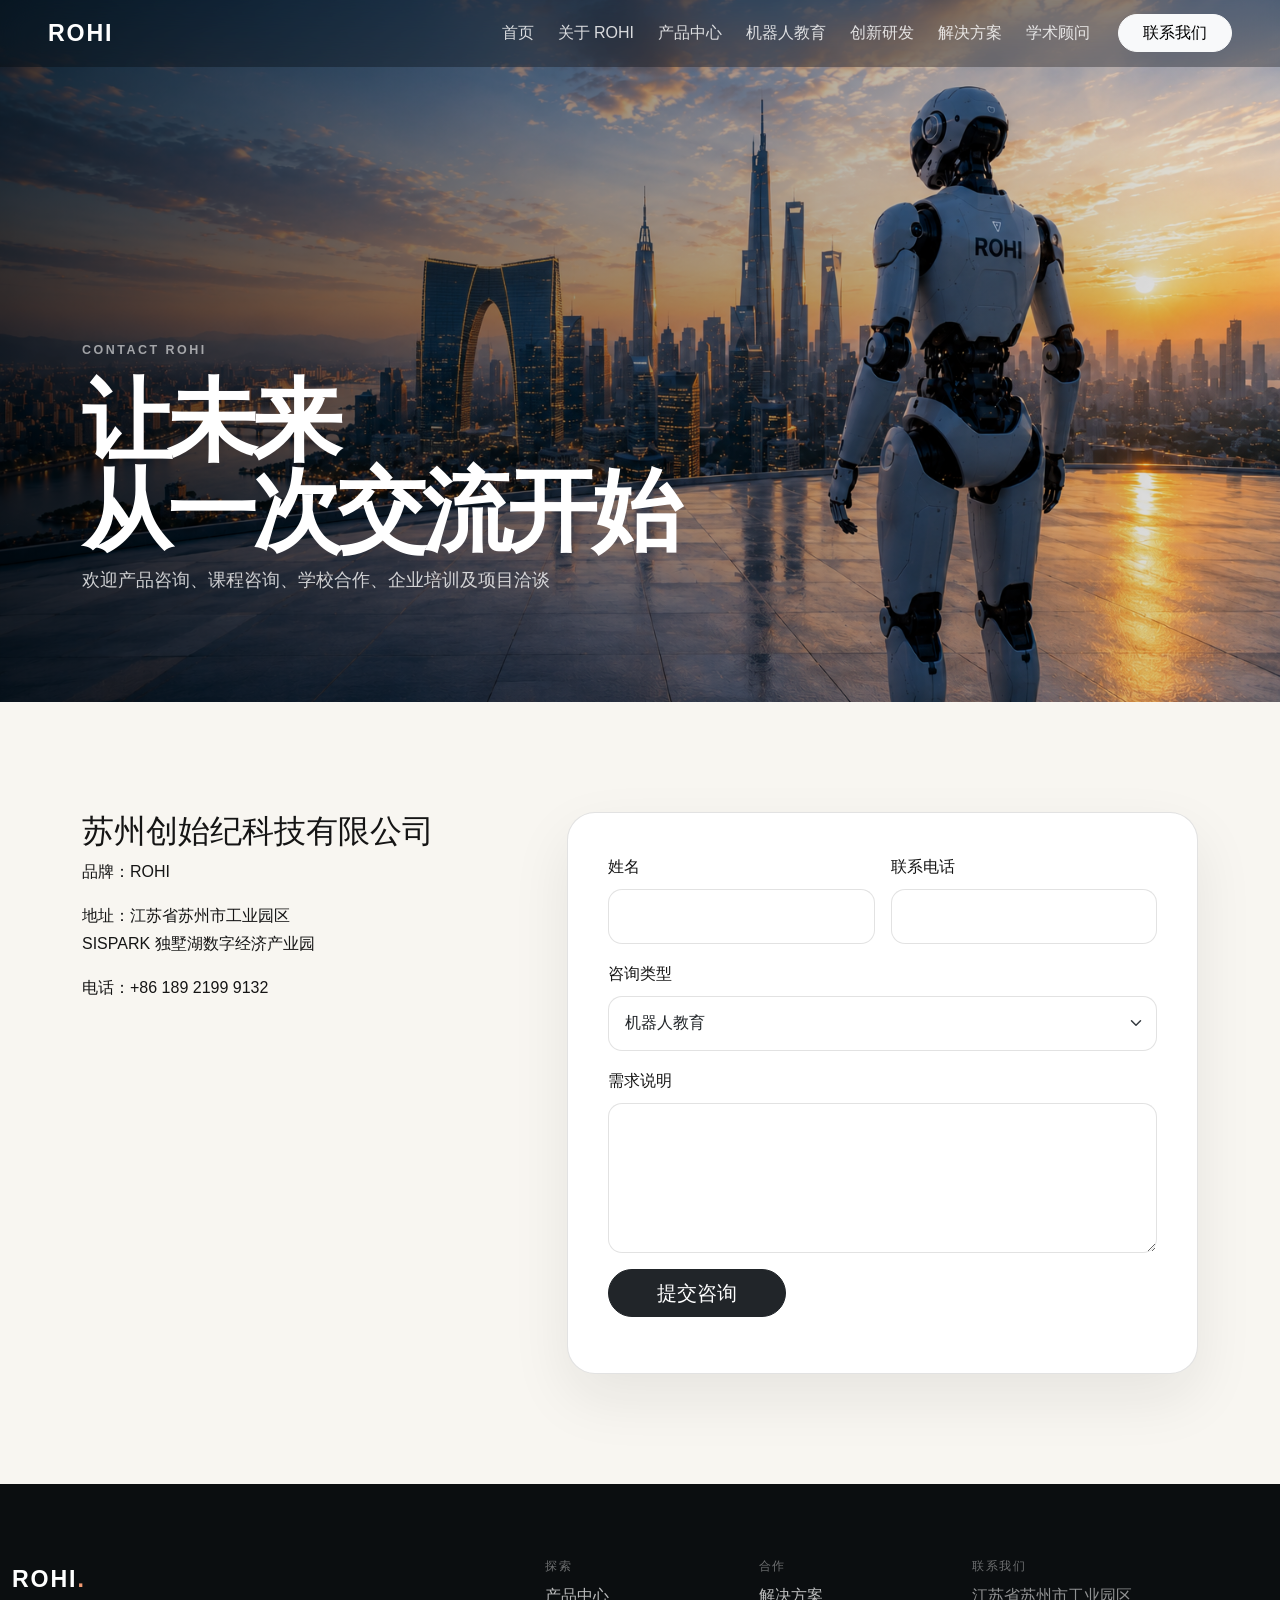
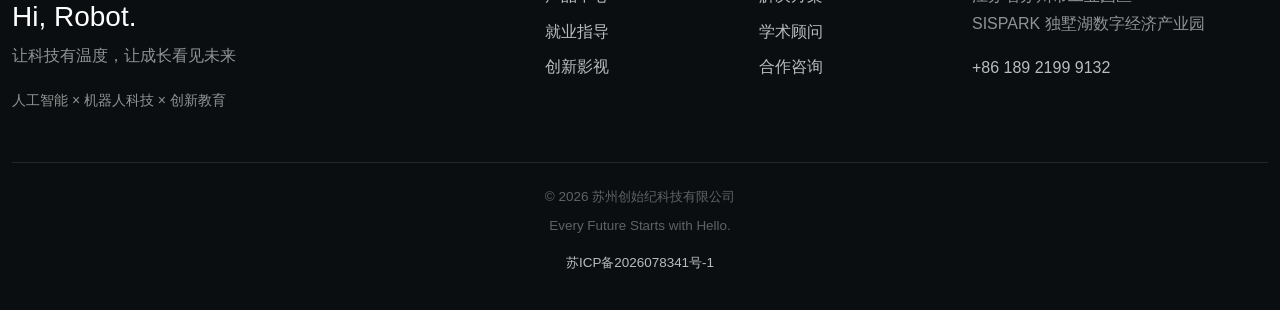
<file: contact.html>
<!doctype html>
<html lang="zh-CN">
<head>
  <meta charset="utf-8">
  <meta name="viewport" content="width=device-width, initial-scale=1">
  <meta name="description" content="联系 ROHI 开展产品、课程与项目合作">
  <title>联系我们 | ROHI</title>
  <link href="https://cdn.jsdelivr.net/npm/bootstrap@5.3.8/dist/css/bootstrap.min.css" rel="stylesheet">
  <link href="styles.css" rel="stylesheet">
</head>
<body>

<nav class="navbar navbar-expand-lg fixed-top site-nav">
  <div class="container-fluid px-lg-5">
    <a class="navbar-brand brand" href="index.html">ROHI</a>
    <button class="navbar-toggler" type="button" data-bs-toggle="collapse" data-bs-target="#mainNav"
            aria-controls="mainNav" aria-expanded="false" aria-label="切换导航">
      <span class="navbar-toggler-icon"></span>
    </button>
    <div class="collapse navbar-collapse" id="mainNav">
      <ul class="navbar-nav ms-auto align-items-lg-center">
        <li class="nav-item"><a class="nav-link" href="index.html">首页</a></li>
        <li class="nav-item"><a class="nav-link" href="about.html">关于 ROHI</a></li>
        <li class="nav-item"><a class="nav-link" href="products.html">产品中心</a></li>
        <li class="nav-item"><a class="nav-link" href="education.html">机器人教育</a></li>
        <li class="nav-item"><a class="nav-link" href="innovation.html">创新研发</a></li>
        <li class="nav-item"><a class="nav-link" href="solutions.html">解决方案</a></li>
        <li class="nav-item"><a class="nav-link" href="advisors.html">学术顾问</a></li>
        <li class="nav-item ms-lg-3"><a class="btn btn-light rounded-pill px-4" href="contact.html">联系我们</a></li>
      </ul>
    </div>
  </div>
</nav>

<main class="page-main">
  <section class="page-hero" style="background-image:url('images/hero-city.png')">
    <div class="hero-overlay"></div>
    <div class="container page-hero-content">
      <p class="eyebrow light reveal">CONTACT ROHI</p>
      <h1 class="reveal">让未来<br>从一次交流开始</h1>
      <p class="lead reveal">欢迎产品咨询、课程咨询、学校合作、企业培训及项目洽谈</p>
    </div>
  </section>
  <section class="section-light section-space">
    <div class="container">
      <div class="row g-5">
        <div class="col-lg-5 reveal">
          <h2>苏州创始纪科技有限公司</h2>
          <p>品牌：ROHI</p>
          <p>地址：江苏省苏州市工业园区<br>SISPARK 独墅湖数字经济产业园</p>
          <p>电话：<a href="tel:+8618921999132">+86 189 2199 9132</a></p>
        </div>
        <div class="col-lg-7 reveal">
          <form id="contactForm" class="contact-form">
            <div class="row g-3">
              <div class="col-md-6">
                <label class="form-label" for="name">姓名</label>
                <input class="form-control" id="name" required>
              </div>
              <div class="col-md-6">
                <label class="form-label" for="phone">联系电话</label>
                <input class="form-control" id="phone" type="tel" required>
              </div>
              <div class="col-12">
                <label class="form-label" for="type">咨询类型</label>
                <select class="form-select" id="type">
                  <option>机器人教育</option>
                  <option>产品咨询</option>
                  <option>AI影视</option>
                  <option>学校合作</option>
                  <option>企业培训</option>
                  <option>其他</option>
                </select>
              </div>
              <div class="col-12">
                <label class="form-label" for="message">需求说明</label>
                <textarea class="form-control" id="message" rows="5"></textarea>
              </div>
              <div class="col-12">
                <button class="btn btn-dark btn-lg rounded-pill px-5" type="submit">提交咨询</button>
              </div>
            </div>
            <p id="feedback" class="feedback"></p>
          </form>
        </div>
      </div>
    </div>
  </section>
</main>

<footer class="site-footer">
  <div class="container">
    <div class="row g-4">
      <div class="col-lg-5">
        <div class="footer-brand">ROHI<span>.</span></div>
        <h3>Hi, Robot.</h3>
        <p>让科技有温度，让成长看见未来</p>
        <small>人工智能 × 机器人科技 × 创新教育</small>
      </div>
      <div class="col-6 col-lg-2">
        <h6>探索</h6>
        <a href="products.html">产品中心</a>
        <a href="education.html">就业指导</a>
        <a href="innovation.html">创新影视</a>
      </div>
      <div class="col-6 col-lg-2">
        <h6>合作</h6>
        <a href="solutions.html">解决方案</a>
        <a href="advisors.html">学术顾问</a>
        <a href="contact.html">合作咨询</a>
      </div>
      <div class="col-lg-3">
        <h6>联系我们</h6>
        <p>江苏省苏州市工业园区<br>SISPARK 独墅湖数字经济产业园</p>
        <a href="tel:+8618921999132">+86 189 2199 9132</a>
      </div>
    </div>
     <div class="footer-bottom">
        <span>© 2026 苏州创始纪科技有限公司</span>
        <span>Every Future Starts with Hello.</span>
  <a href="https://beian.miit.gov.cn/"
     target="_blank"
     rel="noopener noreferrer">
    苏ICP备2026078341号-1
  </a>
</div>
  </div>
</footer>

<script src="https://cdn.jsdelivr.net/npm/bootstrap@5.3.8/dist/js/bootstrap.bundle.min.js"></script>
<script src="script.js"></script>
</body>
</html>
</file>
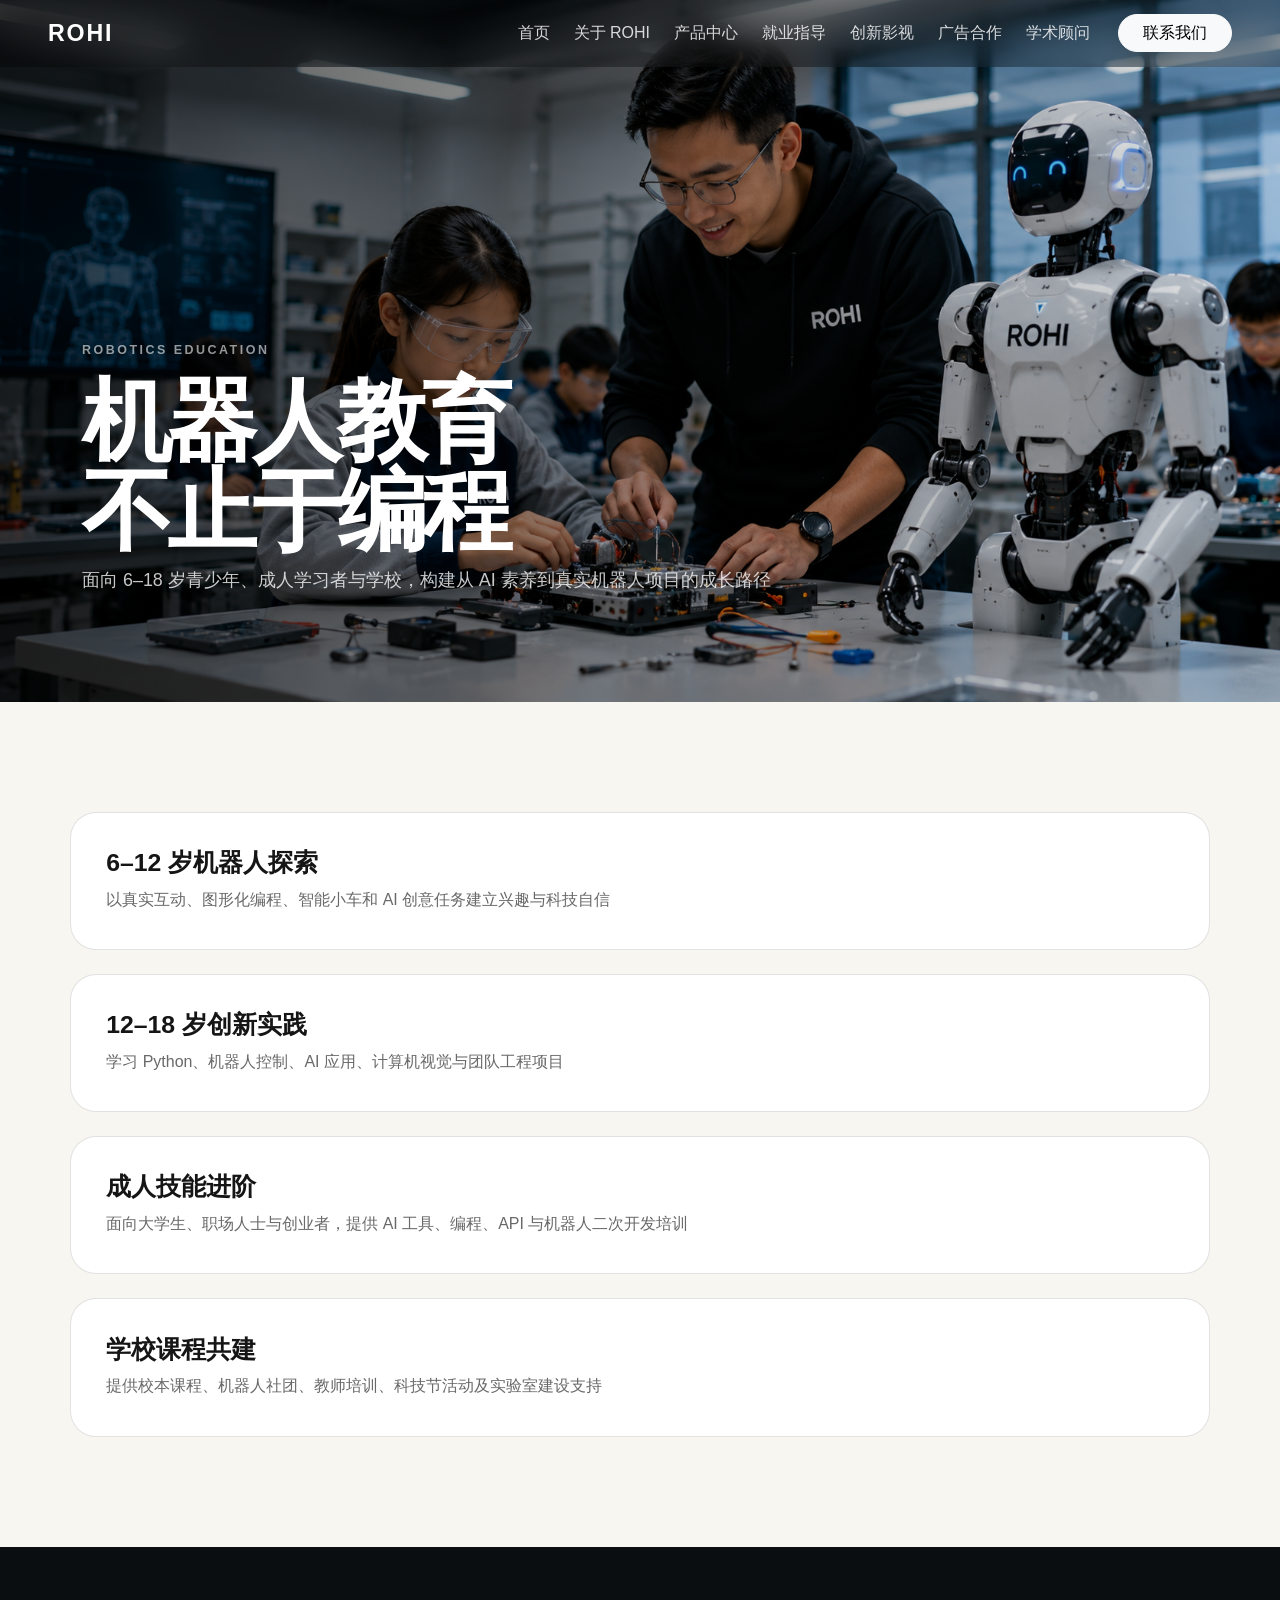
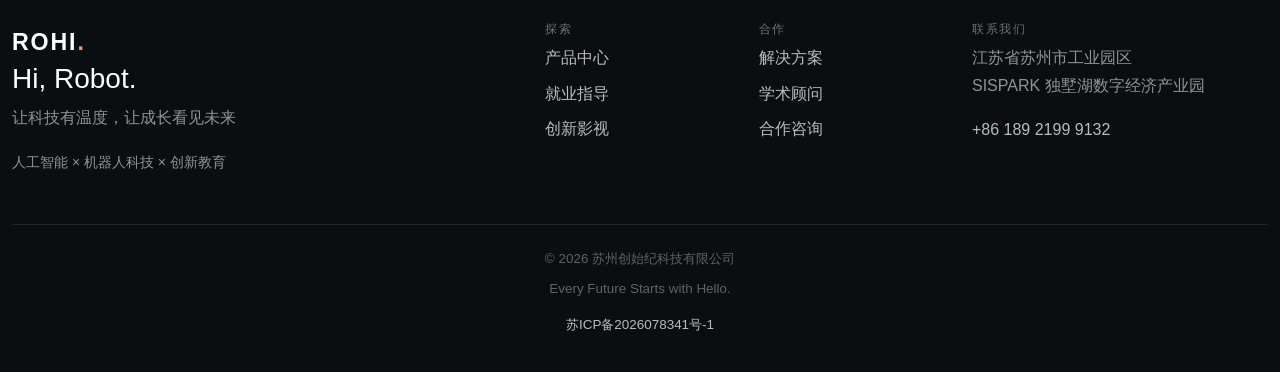
<file: education.html>
<!doctype html>
<html lang="zh-CN">
<head>
  <meta charset="utf-8">
  <meta name="viewport" content="width=device-width, initial-scale=1">
  <meta name="description" content="面向 6–18 岁青少年、成人学习者与学校，构建从 AI 素养到真实机器人项目的成长路径">
  <title>机器人教育 | ROHI</title>
  <link href="https://cdn.jsdelivr.net/npm/bootstrap@5.3.8/dist/css/bootstrap.min.css" rel="stylesheet">
  <link href="styles.css" rel="stylesheet">
</head>
<body>

<nav class="navbar navbar-expand-lg fixed-top site-nav">
  <div class="container-fluid px-lg-5">
    <a class="navbar-brand brand" href="index.html">ROHI</a>
    <button class="navbar-toggler" type="button" data-bs-toggle="collapse" data-bs-target="#mainNav"
            aria-controls="mainNav" aria-expanded="false" aria-label="切换导航">
      <span class="navbar-toggler-icon"></span>
    </button>
    <div class="collapse navbar-collapse" id="mainNav">
      <ul class="navbar-nav ms-auto align-items-lg-center">
        <li class="nav-item"><a class="nav-link" href="index.html">首页</a></li>
        <li class="nav-item"><a class="nav-link" href="about.html">关于 ROHI</a></li>
        <li class="nav-item"><a class="nav-link" href="products.html">产品中心</a></li>
        <li class="nav-item"><a class="nav-link" href="education.html">就业指导</a></li>
        <li class="nav-item"><a class="nav-link" href="innovation.html">创新影视</a></li>
        <li class="nav-item"><a class="nav-link" href="solutions.html">广告合作</a></li>
        <li class="nav-item"><a class="nav-link" href="advisors.html">学术顾问</a></li>
        <li class="nav-item ms-lg-3"><a class="btn btn-light rounded-pill px-4" href="contact.html">联系我们</a></li>
      </ul>
    </div>
  </div>
</nav>

<main class="page-main">
  <section class="page-hero" style="background-image:url('images/robot-education.png')">
    <div class="hero-overlay"></div>
    <div class="container page-hero-content">
      <p class="eyebrow light reveal">ROBOTICS EDUCATION</p>
      <h1 class="reveal">机器人教育<br>不止于编程</h1>
      <p class="lead reveal">面向 6–18 岁青少年、成人学习者与学校，构建从 AI 素养到真实机器人项目的成长路径</p>
    </div>
  </section>
  <section class="section-light section-space">
    <div class="container">
      <div class="row g-4">
        
        <article class="info-block reveal">
          <h2>6–12 岁机器人探索</h2>
          <p>以真实互动、图形化编程、智能小车和 AI 创意任务建立兴趣与科技自信</p>
        </article>
        
        <article class="info-block reveal">
          <h2>12–18 岁创新实践</h2>
          <p>学习 Python、机器人控制、AI 应用、计算机视觉与团队工程项目</p>
        </article>
        
        <article class="info-block reveal">
          <h2>成人技能进阶</h2>
          <p>面向大学生、职场人士与创业者，提供 AI 工具、编程、API 与机器人二次开发培训</p>
        </article>
        
        <article class="info-block reveal">
          <h2>学校课程共建</h2>
          <p>提供校本课程、机器人社团、教师培训、科技节活动及实验室建设支持</p>
        </article>
        
      </div>
    </div>
  </section>
</main>

<footer class="site-footer">
  <div class="container">
    <div class="row g-4">
      <div class="col-lg-5">
        <div class="footer-brand">ROHI<span>.</span></div>
        <h3>Hi, Robot.</h3>
        <p>让科技有温度，让成长看见未来</p>
        <small>人工智能 × 机器人科技 × 创新教育</small>
      </div>
      <div class="col-6 col-lg-2">
        <h6>探索</h6>
        <a href="products.html">产品中心</a>
        <a href="education.html">就业指导</a>
        <a href="innovation.html">创新影视</a>
      </div>
      <div class="col-6 col-lg-2">
        <h6>合作</h6>
        <a href="solutions.html">解决方案</a>
        <a href="advisors.html">学术顾问</a>
        <a href="contact.html">合作咨询</a>
      </div>
      <div class="col-lg-3">
        <h6>联系我们</h6>
        <p>江苏省苏州市工业园区<br>SISPARK 独墅湖数字经济产业园</p>
        <a href="tel:+8618921999132">+86 189 2199 9132</a>
      </div>
    </div>
     <div class="footer-bottom">
        <span>© 2026 苏州创始纪科技有限公司</span>
        <span>Every Future Starts with Hello.</span>
  <a href="https://beian.miit.gov.cn/"
     target="_blank"
     rel="noopener noreferrer">
    苏ICP备2026078341号-1
  </a>
</div>
  </div>
</footer>

<script src="https://cdn.jsdelivr.net/npm/bootstrap@5.3.8/dist/js/bootstrap.bundle.min.js"></script>
<script src="script.js"></script>
</body>
</html>
</file>
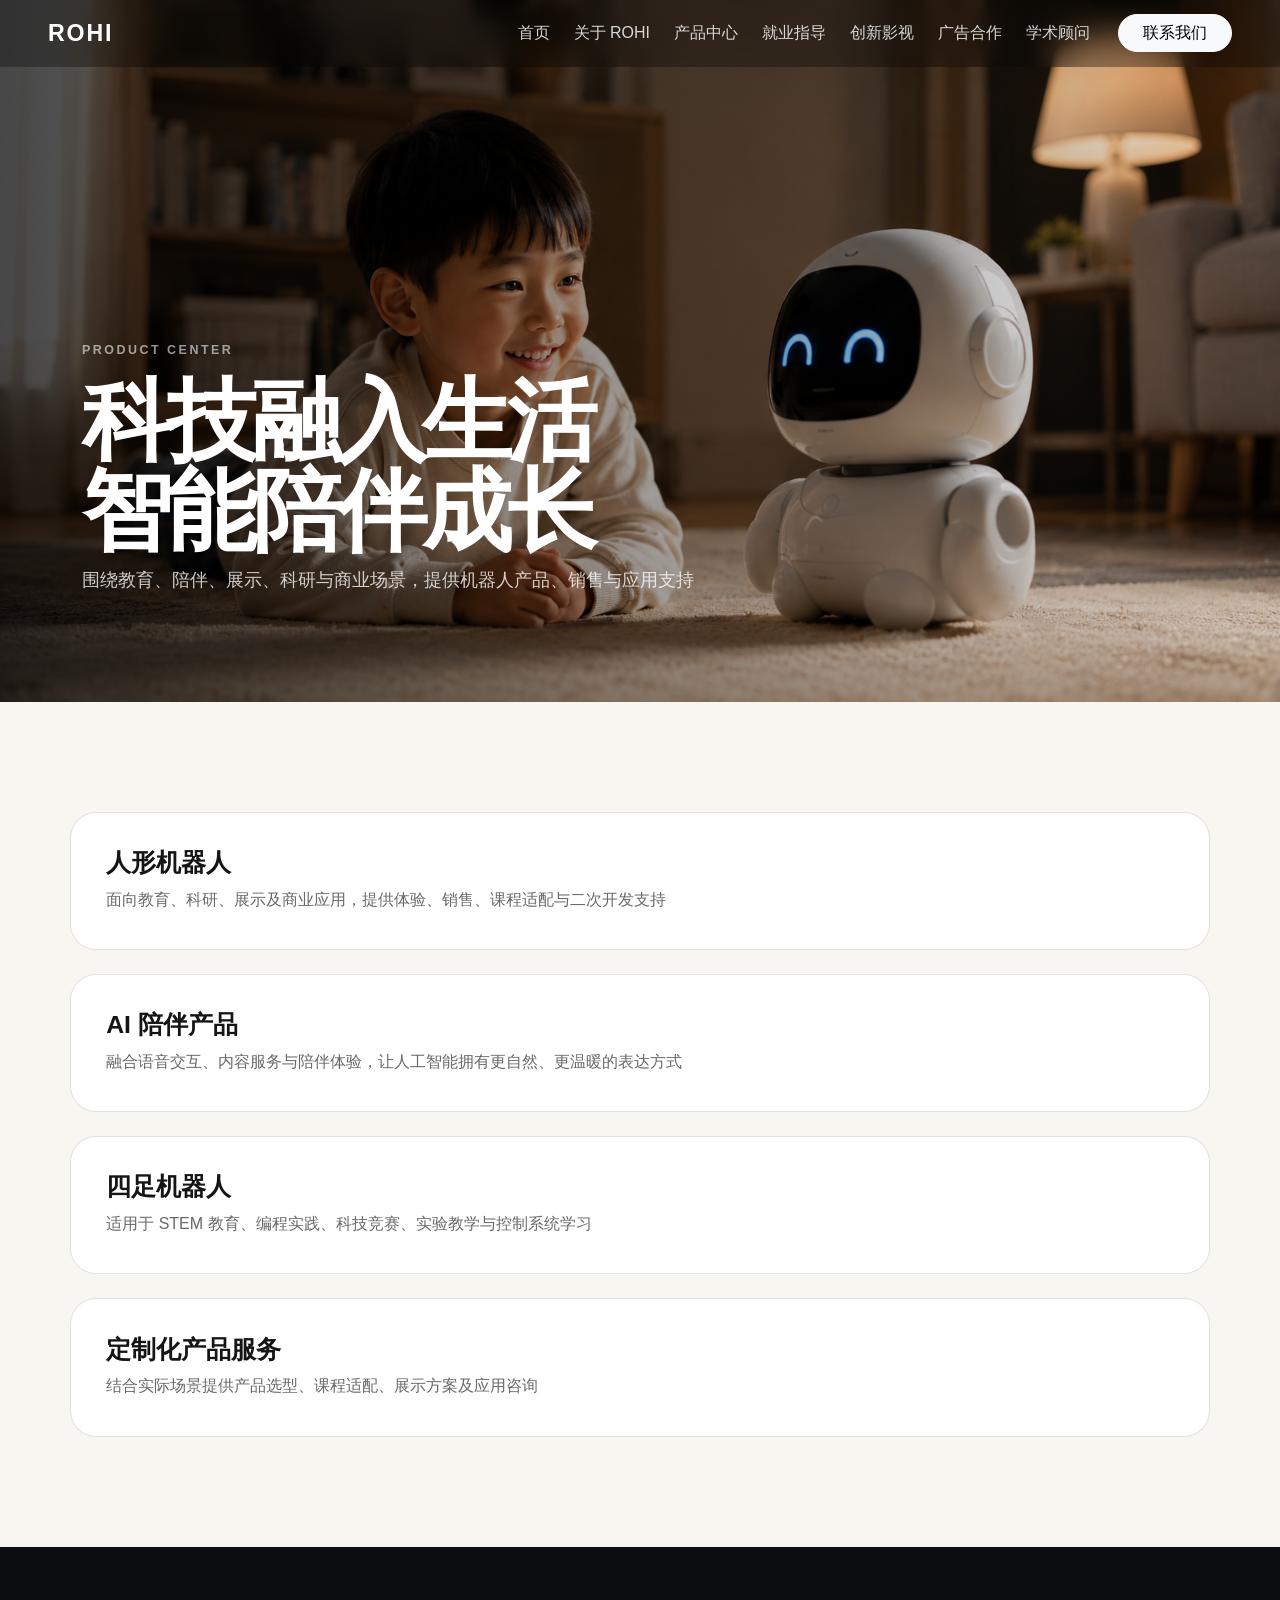
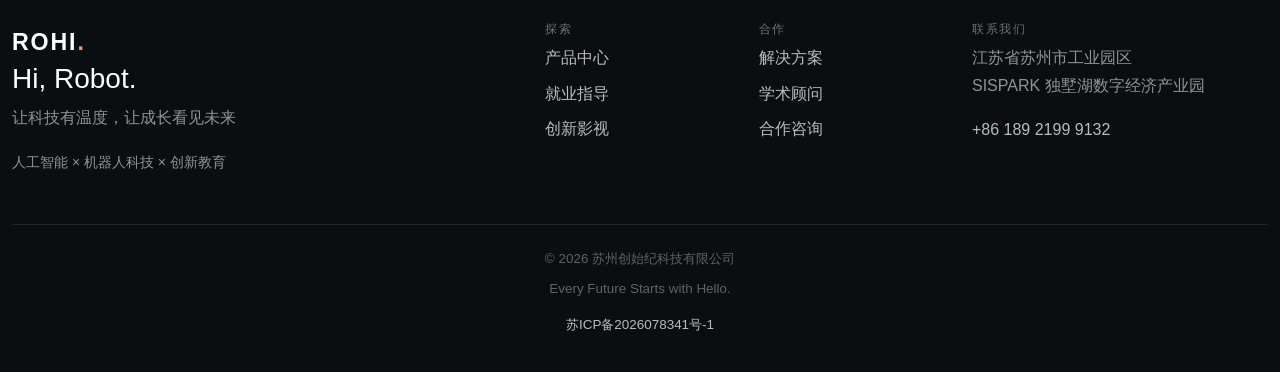
<file: products.html>
<!doctype html>
<html lang="zh-CN">
<head>
  <meta charset="utf-8">
  <meta name="viewport" content="width=device-width, initial-scale=1">
  <meta name="description" content="围绕教育、陪伴、展示、科研与商业场景，提供机器人产品、销售与应用支持">
  <title>产品中心 | ROHI</title>
  <link href="https://cdn.jsdelivr.net/npm/bootstrap@5.3.8/dist/css/bootstrap.min.css" rel="stylesheet">
  <link href="styles.css" rel="stylesheet">
</head>
<body>

<nav class="navbar navbar-expand-lg fixed-top site-nav">
  <div class="container-fluid px-lg-5">
    <a class="navbar-brand brand" href="index.html">ROHI</a>
    <button class="navbar-toggler" type="button" data-bs-toggle="collapse" data-bs-target="#mainNav"
            aria-controls="mainNav" aria-expanded="false" aria-label="切换导航">
      <span class="navbar-toggler-icon"></span>
    </button>
    <div class="collapse navbar-collapse" id="mainNav">
      <ul class="navbar-nav ms-auto align-items-lg-center">
        <li class="nav-item"><a class="nav-link" href="index.html">首页</a></li>
        <li class="nav-item"><a class="nav-link" href="about.html">关于 ROHI</a></li>
        <li class="nav-item"><a class="nav-link" href="products.html">产品中心</a></li>
        <li class="nav-item"><a class="nav-link" href="education.html">就业指导</a></li>
        <li class="nav-item"><a class="nav-link" href="innovation.html">创新影视</a></li>
        <li class="nav-item"><a class="nav-link" href="solutions.html">广告合作</a></li>
        <li class="nav-item"><a class="nav-link" href="advisors.html">学术顾问</a></li>
        <li class="nav-item ms-lg-3"><a class="btn btn-light rounded-pill px-4" href="contact.html">联系我们</a></li>
      </ul>
    </div>
  </div>
</nav>

<main class="page-main">
  <section class="page-hero" style="background-image:url('images/ai-companion.png')">
    <div class="hero-overlay"></div>
    <div class="container page-hero-content">
      <p class="eyebrow light reveal">PRODUCT CENTER</p>
      <h1 class="reveal">科技融入生活<br>智能陪伴成长</h1>
      <p class="lead reveal">围绕教育、陪伴、展示、科研与商业场景，提供机器人产品、销售与应用支持</p>
    </div>
  </section>
  <section class="section-light section-space">
    <div class="container">
      <div class="row g-4">
        
        <article class="info-block reveal">
          <h2>人形机器人</h2>
          <p>面向教育、科研、展示及商业应用，提供体验、销售、课程适配与二次开发支持</p>
        </article>
        
        <article class="info-block reveal">
          <h2>AI 陪伴产品</h2>
          <p>融合语音交互、内容服务与陪伴体验，让人工智能拥有更自然、更温暖的表达方式</p>
        </article>
        
        <article class="info-block reveal">
          <h2>四足机器人</h2>
          <p>适用于 STEM 教育、编程实践、科技竞赛、实验教学与控制系统学习</p>
        </article>
        
        <article class="info-block reveal">
          <h2>定制化产品服务</h2>
          <p>结合实际场景提供产品选型、课程适配、展示方案及应用咨询</p>
        </article>
        
      </div>
    </div>
  </section>
</main>

<footer class="site-footer">
  <div class="container">
    <div class="row g-4">
      <div class="col-lg-5">
        <div class="footer-brand">ROHI<span>.</span></div>
        <h3>Hi, Robot.</h3>
        <p>让科技有温度，让成长看见未来</p>
        <small>人工智能 × 机器人科技 × 创新教育</small>
      </div>
      <div class="col-6 col-lg-2">
        <h6>探索</h6>
        <a href="products.html">产品中心</a>
        <a href="education.html">就业指导</a>
        <a href="innovation.html">创新影视</a>
      </div>
      <div class="col-6 col-lg-2">
        <h6>合作</h6>
        <a href="solutions.html">解决方案</a>
        <a href="advisors.html">学术顾问</a>
        <a href="contact.html">合作咨询</a>
      </div>
      <div class="col-lg-3">
        <h6>联系我们</h6>
        <p>江苏省苏州市工业园区<br>SISPARK 独墅湖数字经济产业园</p>
        <a href="tel:+8618921999132">+86 189 2199 9132</a>
      </div>
    </div>
     <div class="footer-bottom">
        <span>© 2026 苏州创始纪科技有限公司</span>
        <span>Every Future Starts with Hello.</span>
      <a href="https://beian.miit.gov.cn/"
        target="_blank"
        rel="noopener noreferrer">
        苏ICP备2026078341号-1
      </a>
    </div>
  </div>
</footer>

<script src="https://cdn.jsdelivr.net/npm/bootstrap@5.3.8/dist/js/bootstrap.bundle.min.js"></script>
<script src="script.js"></script>
</body>
</html>
</file>
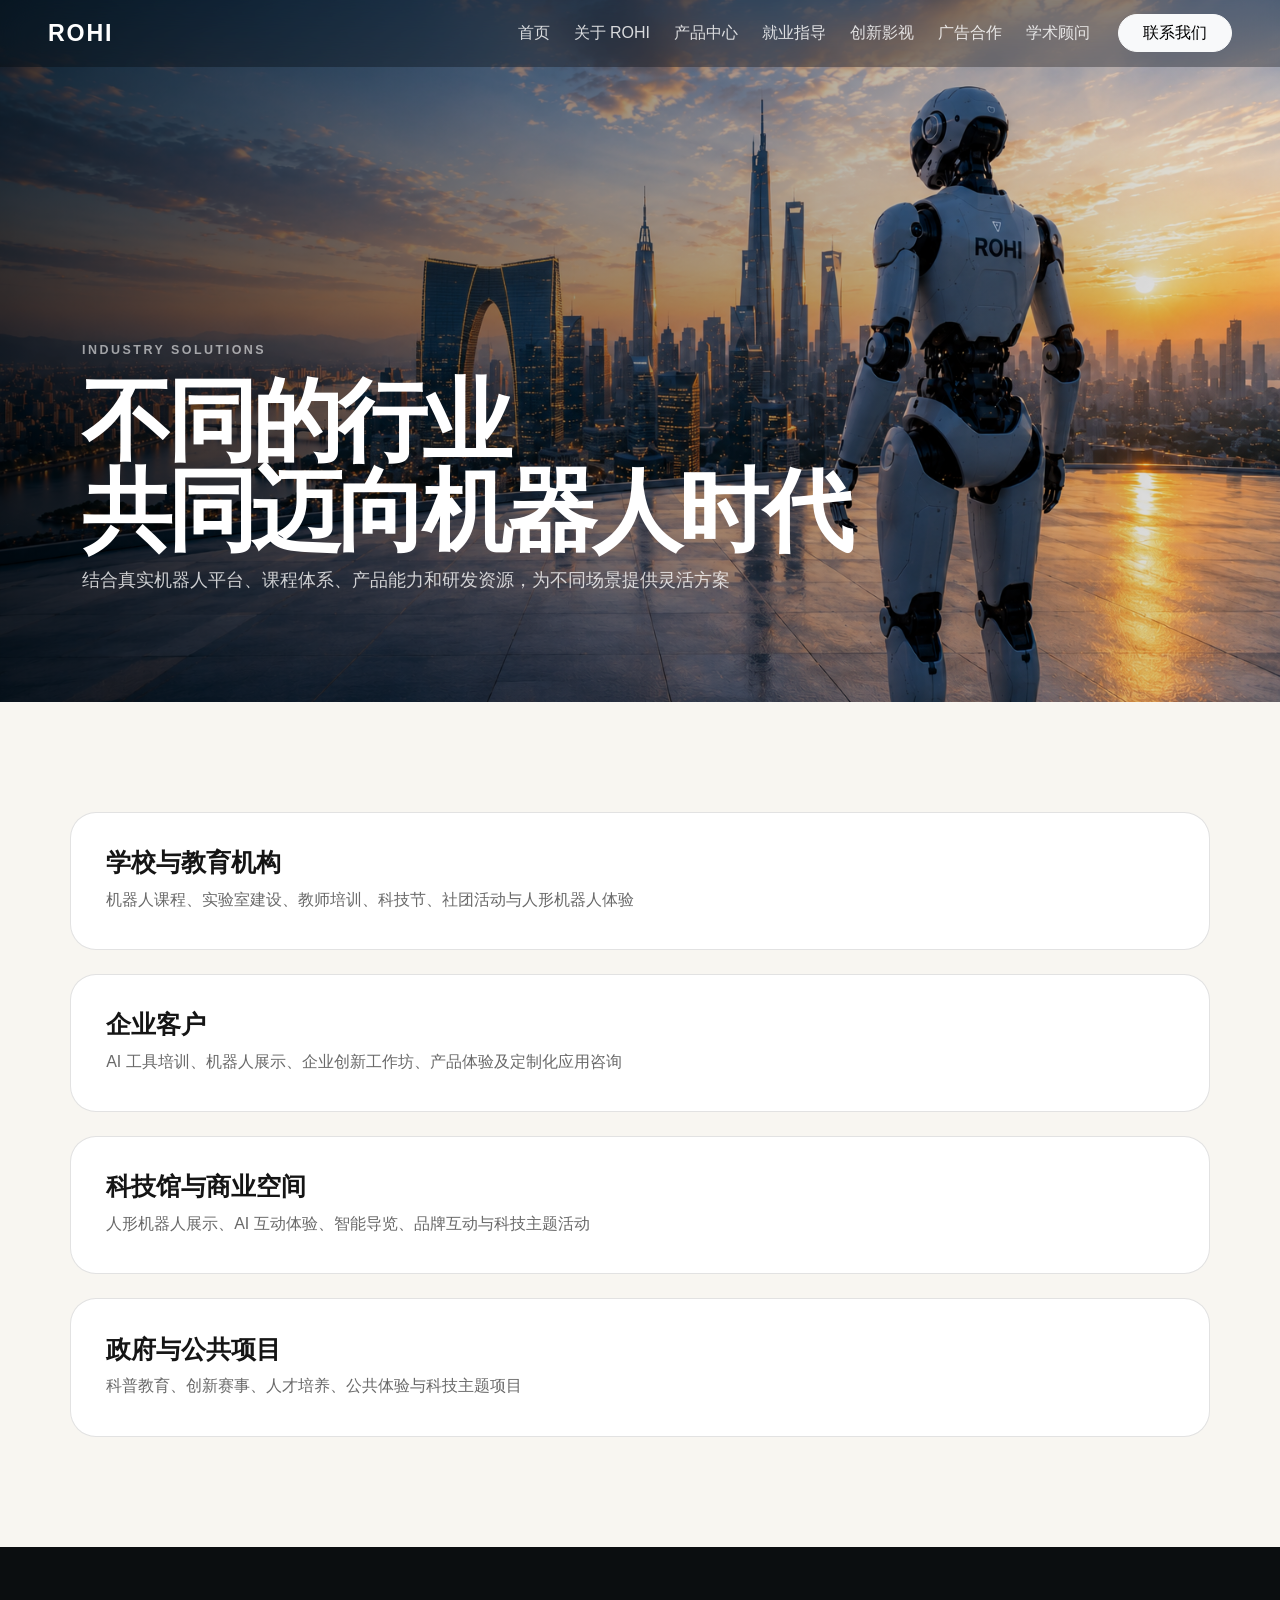
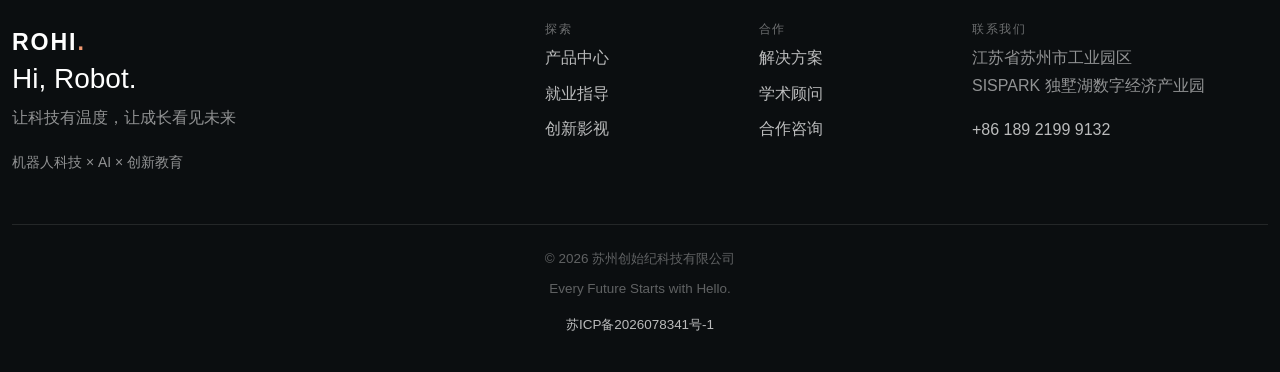
<file: solutions.html>
<!doctype html>
<html lang="zh-CN">
<head>
  <meta charset="utf-8">
  <meta name="viewport" content="width=device-width, initial-scale=1">
  <meta name="description" content="结合真实机器人平台、课程体系、产品能力和研发资源，为不同场景提供灵活方案">
  <title>解决方案 | ROHI</title>
  <link href="https://cdn.jsdelivr.net/npm/bootstrap@5.3.8/dist/css/bootstrap.min.css" rel="stylesheet">
  <link href="styles.css" rel="stylesheet">
</head>
<body>

<nav class="navbar navbar-expand-lg fixed-top site-nav">
  <div class="container-fluid px-lg-5">
    <a class="navbar-brand brand" href="index.html">ROHI</a>
    <button class="navbar-toggler" type="button" data-bs-toggle="collapse" data-bs-target="#mainNav"
            aria-controls="mainNav" aria-expanded="false" aria-label="切换导航">
      <span class="navbar-toggler-icon"></span>
    </button>
    <div class="collapse navbar-collapse" id="mainNav">
      <ul class="navbar-nav ms-auto align-items-lg-center">
        <li class="nav-item"><a class="nav-link" href="index.html">首页</a></li>
        <li class="nav-item"><a class="nav-link" href="about.html">关于 ROHI</a></li>
        <li class="nav-item"><a class="nav-link" href="products.html">产品中心</a></li>
        <li class="nav-item"><a class="nav-link" href="education.html">就业指导</a></li>
        <li class="nav-item"><a class="nav-link" href="innovation.html">创新影视</a></li>
        <li class="nav-item"><a class="nav-link" href="solutions.html">广告合作</a></li>
        <li class="nav-item"><a class="nav-link" href="advisors.html">学术顾问</a></li>
        <li class="nav-item ms-lg-3"><a class="btn btn-light rounded-pill px-4" href="contact.html">联系我们</a></li>
      </ul>
    </div>
  </div>
</nav>

<main class="page-main">
  <section class="page-hero" style="background-image:url('images/hero-city.png')">
    <div class="hero-overlay"></div>
    <div class="container page-hero-content">
      <p class="eyebrow light reveal">INDUSTRY SOLUTIONS</p>
      <h1 class="reveal">不同的行业<br>共同迈向机器人时代</h1>
      <p class="lead reveal">结合真实机器人平台、课程体系、产品能力和研发资源，为不同场景提供灵活方案</p>
    </div>
  </section>
  <section class="section-light section-space">
    <div class="container">
      <div class="row g-4">
        
        <article class="info-block reveal">
          <h2>学校与教育机构</h2>
          <p>机器人课程、实验室建设、教师培训、科技节、社团活动与人形机器人体验</p>
        </article>
        
        <article class="info-block reveal">
          <h2>企业客户</h2>
          <p>AI 工具培训、机器人展示、企业创新工作坊、产品体验及定制化应用咨询</p>
        </article>
        
        <article class="info-block reveal">
          <h2>科技馆与商业空间</h2>
          <p>人形机器人展示、AI 互动体验、智能导览、品牌互动与科技主题活动</p>
        </article>
        
        <article class="info-block reveal">
          <h2>政府与公共项目</h2>
          <p>科普教育、创新赛事、人才培养、公共体验与科技主题项目</p>
        </article>
        
      </div>
    </div>
  </section>
</main>

<footer class="site-footer">
  <div class="container">
    <div class="row g-4">
      <div class="col-lg-5">
        <div class="footer-brand">ROHI<span>.</span></div>
        <h3>Hi, Robot.</h3>
        <p>让科技有温度，让成长看见未来</p>
        <small>机器人科技 × AI × 创新教育</small>
      </div>
      <div class="col-6 col-lg-2">
        <h6>探索</h6>
        <a href="products.html">产品中心</a>
        <a href="education.html">就业指导</a>
        <a href="innovation.html">创新影视</a>
      </div>
      <div class="col-6 col-lg-2">
        <h6>合作</h6>
        <a href="solutions.html">解决方案</a>
        <a href="advisors.html">学术顾问</a>
        <a href="contact.html">合作咨询</a>
      </div>
      <div class="col-lg-3">
        <h6>联系我们</h6>
        <p>江苏省苏州市工业园区<br>SISPARK 独墅湖数字经济产业园</p>
        <a href="tel:+8618921999132">+86 189 2199 9132</a>
      </div>
    </div>
    <div class="footer-bottom">
      <span>© 2026 苏州创始纪科技有限公司</span>
      <span>Every Future Starts with Hello.</span>
    <a href="https://beian.miit.gov.cn/"
      target="_blank"
      rel="noopener noreferrer">
      苏ICP备2026078341号-1
  </a>
  </div>
  </div>
</footer>

<script src="https://cdn.jsdelivr.net/npm/bootstrap@5.3.8/dist/js/bootstrap.bundle.min.js"></script>
<script src="script.js"></script>
</body>
</html>
</file>
<file: styles.css>
:root {
  --ink: #151515;
  --muted: #696969;
  --paper: #f8f6f1;
  --white: #ffffff;
  --warm: #f39a72;
  --blue: #6b86d6;
  --dark: #101316;
  --line: rgba(21, 21, 21, 0.12);
}

* {
  box-sizing: border-box;
}

html {
  scroll-behavior: smooth;
}

body {
  margin: 0;
  color: var(--ink);
  background: var(--paper);
  font-family: -apple-system, BlinkMacSystemFont, "SF Pro Display",
               "PingFang SC", "Helvetica Neue", "Segoe UI",
               "Microsoft YaHei", Arial, sans-serif;
  line-height: 1.75;
}

a {
  color: inherit;
  text-decoration: none;
}

.site-nav {
  background: rgba(0, 0, 0, 0.30);
  backdrop-filter: blur(18px);
  transition: 0.3s ease;
}

.site-nav.scrolled {
  background: rgba(10, 12, 15, 0.92);
  box-shadow: 0 12px 30px rgba(0, 0, 0, 0.18);
}

.brand {
  color: white;
  font-weight: 900;
  letter-spacing: 0.08em;
  font-size: 1.45rem;
}

.brand:hover {
  color: white;
}

.brand span,
.footer-brand span {
  color: var(--warm);
}

.nav-link {
  color: rgba(255, 255, 255, 0.82);
  font-weight: 500;
  margin-inline: 0.25rem;
}

.nav-link:hover {
  color: white;
}

.navbar-toggler {
  border-color: rgba(255, 255, 255, 0.35);
}

.navbar-toggler-icon {
  filter: invert(1);
}

.hero,
.page-hero {
  position: relative;
  min-height: 100vh;
  background-size: cover;
  background-position: center;
  background-repeat: no-repeat;
  color: white;
}

.hero-home {
  background-image: url("images/hero-city.png");
}

.hero-overlay {
  position: absolute;
  inset: 0;
  background: linear-gradient(90deg, rgba(0, 0, 0, 0.72) 0%, rgba(0, 0, 0, 0.38) 47%, rgba(0, 0, 0, 0.08) 100%);
}

.hero-content,
.page-hero-content {
  position: relative;
  z-index: 2;
}

.page-hero {
  min-height: 78vh;
  display: flex;
  align-items: flex-end;
  padding: 140px 0 90px;
}

.page-hero-content h1 {
  font-size: clamp(3.2rem, 7vw, 6.8rem);
  line-height: 1;
  letter-spacing: -0.055em;
  font-weight: 900;
  max-width: 1000px;
}

.page-hero-content .lead {
  max-width: 760px;
  font-size: 1.12rem;
  color: rgba(255, 255, 255, 0.78);
}

.eyebrow {
  font-size: 0.78rem;
  font-weight: 800;
  letter-spacing: 0.20em;
  text-transform: uppercase;
  color: var(--muted);
}

.eyebrow.light {
  color: rgba(255, 255, 255, 0.58);
}

.hero-title {
  font-size: clamp(3.8rem, 8vw, 8rem);
  line-height: 0.95;
  letter-spacing: -0.065em;
  font-weight: 900;
  margin: 1rem 0 2rem;
}

.belief {
  border-left: 3px solid var(--warm);
  padding-left: 1.4rem;
  max-width: 850px;
}

.belief p {
  margin-bottom: 0.5rem;
  color: rgba(255, 255, 255, 0.75);
}

.belief h2 {
  font-size: clamp(1.15rem, 2.2vw, 1.75rem);
  line-height: 1.55;
  font-weight: 500;
  margin: 0.2rem 0;
}

.belief strong {
  color: var(--warm);
  font-weight: 800;
}

.hero-sub {
  font-size: 1.05rem;
  font-weight: 700;
  letter-spacing: 0.04em;
  margin-top: 2rem;
}

.scroll-cue {
  position: absolute;
  z-index: 3;
  left: 50%;
  bottom: 24px;
  transform: translateX(-50%);
  color: white;
  width: 42px;
  height: 42px;
  display: grid;
  place-items: center;
  border: 1px solid rgba(255, 255, 255, 0.45);
  border-radius: 50%;
}

.section-space {
  padding: 110px 0;
}

.section-light {
  background: var(--paper);
}

.section-dark {
  background: var(--dark);
  color: white;
}

.statement {
  font-size: clamp(2.4rem, 5.3vw, 5.4rem);
  line-height: 1.24;
  letter-spacing: -0.055em;
  font-weight: 850;
  margin: 1.1rem auto 2rem;
  max-width: 1100px;
}

.section-copy {
  max-width: 750px;
  margin: auto;
  color: var(--muted);
  font-size: 1.08rem;
}

.image-story {
  min-height: 78vh;
  position: relative;
  overflow: hidden;
}

.image-story img {
  width: 100%;
  height: 78vh;
  object-fit: cover;
  display: block;
}

.image-story-copy {
  position: absolute;
  left: 7vw;
  top: 50%;
  transform: translateY(-50%);
  max-width: 520px;
  z-index: 2;
}

.image-story-copy h2 {
  font-size: clamp(2.6rem, 5vw, 5rem);
  line-height: 1.08;
  letter-spacing: -0.05em;
  font-weight: 900;
}

.image-story-copy p {
  font-size: 1.06rem;
}

.image-story-copy a {
  display: inline-block;
  margin-top: 1rem;
  font-weight: 700;
}

.dark-text {
  color: var(--ink);
}

.light-text {
  color: white;
}

.image-story-reverse::after {
  content: "";
  position: absolute;
  inset: 0;
  background: linear-gradient(90deg, rgba(0, 0, 0, 0.64), rgba(0, 0, 0, 0.05));
}

.split-story {
  background: var(--paper);
}

.story-photo {
  width: 100%;
  height: 100%;
  min-height: 580px;
  object-fit: cover;
  border-radius: 32px;
}

.story-card {
  width: 100%;
  border-radius: 32px;
  padding: clamp(2.2rem, 5vw, 4.8rem);
  display: flex;
  flex-direction: column;
  justify-content: center;
}

.dark-card {
  background: var(--dark);
  color: white;
}

.story-card h2 {
  font-size: clamp(2.4rem, 4.5vw, 4.7rem);
  line-height: 1.08;
  letter-spacing: -0.05em;
  font-weight: 900;
}

.story-card p {
  color: rgba(255, 255, 255, 0.62);
}

.section-heading {
  max-width: 900px;
  margin-bottom: 3rem;
}

.section-heading h2 {
  font-size: clamp(2.6rem, 5vw, 5rem);
  line-height: 1.12;
  letter-spacing: -0.055em;
  font-weight: 900;
}

.eco-card {
  height: 100%;
  display: block;
  border: 1px solid rgba(255, 255, 255, 0.14);
  border-radius: 26px;
  padding: 2rem;
  transition: 0.3s ease;
}

.eco-card:hover {
  transform: translateY(-6px);
  background: rgba(255, 255, 255, 0.06);
}

.eco-card span {
  color: #ffd2bf;
  font-weight: 700;
}

.eco-card h3 {
  margin-top: 3rem;
  font-size: 1.45rem;
}

.eco-card p {
  color: rgba(255, 255, 255, 0.56);
}

.cta {
  color: white;
  background: linear-gradient(135deg, #df7c59, #667fd0);
}

.cta h2 {
  font-size: clamp(3.2rem, 7vw, 6.5rem);
  line-height: 1;
  letter-spacing: -0.06em;
  font-weight: 900;
}

.cta h2 span {
  font-size: 0.52em;
  font-weight: 600;
}

.info-block {
  height: 100%;
  padding: 2.2rem;
  border: 1px solid var(--line);
  border-radius: 26px;
  background: white;
}

.info-block h2 {
  font-size: 1.55rem;
  font-weight: 800;
}

.info-block p {
  color: var(--muted);
  margin-bottom: 0;
}

.contact-form {
  padding: 2.5rem;
  background: white;
  border: 1px solid var(--line);
  border-radius: 28px;
  box-shadow: 0 24px 60px rgba(20, 25, 30, 0.08);
}

.form-control,
.form-select {
  padding: 0.9rem 1rem;
  border-radius: 14px;
  border-color: var(--line);
}

.form-control:focus,
.form-select:focus {
  border-color: var(--warm);
  box-shadow: 0 0 0 0.25rem rgba(243, 154, 114, 0.15);
}

.feedback {
  margin-top: 1rem;
  color: #15785f;
  font-weight: 700;
}

.site-footer {
  background: #0b0e10;
  color: white;
  padding: 75px 0 28px;
}

.footer-brand {
  font-size: 1.45rem;
  font-weight: 900;
  letter-spacing: 0.08em;
}

.site-footer p,
.site-footer small {
  color: rgba(255, 255, 255, 0.55);
}

.site-footer h6 {
  color: rgba(255, 255, 255, 0.4);
  font-size: 0.78rem;
  letter-spacing: 0.14em;
  text-transform: uppercase;
}

.site-footer a {
  color: rgba(255, 255, 255, 0.72);
  display: block;
  margin: 0.45rem 0;
}

.site-footer a:hover {
  color: white;
}

.footer-bottom {
  margin-top: 3rem;
  padding-top: 1.4rem;
  border-top: 1px solid rgba(255, 255, 255, 0.10);
  display: flex;
  justify-content: space-between;
  gap: 1rem;
  color: rgba(255, 255, 255, 0.35);
  font-size: 0.84rem;
}

.reveal {
  opacity: 0;
  transform: translateY(22px);
  transition: opacity 0.7s ease, transform 0.7s ease;
}

.reveal.visible {
  opacity: 1;
  transform: none;
}

@media (max-width: 991px) {
  .site-nav {
    background: rgba(10, 12, 15, 0.94);
  }

  .hero-title {
    font-size: 4rem;
  }

  .image-story-copy {
    left: 6vw;
    right: 6vw;
  }
}

@media (max-width: 767px) {
  .section-space {
    padding: 78px 0;
  }

  .hero-overlay {
    background: rgba(0, 0, 0, 0.56);
  }

  .hero-title {
    font-size: 3.45rem;
  }

  .image-story,
  .image-story img {
    min-height: 66vh;
    height: 66vh;
  }

  .image-story-copy h2 {
    font-size: 2.7rem;
  }

  .story-photo {
    min-height: 380px;
  }

  .footer-bottom {
    flex-direction: column;
  }
}

/* ========================================
   ABOUT ROHI
======================================== */

.about-page {
    background: #f6f4ef;
}


/* Hero */

.about-hero {
    min-height: 100vh;
    position: relative;
    overflow: hidden;
    color: white;
}

.about-hero-image {
    position: absolute;
    inset: 0;
    width: 100%;
    height: 100%;
    object-fit: cover;
    object-position: center;
    transition: transform 8s ease;
}

.about-hero:hover .about-hero-image {
    transform: scale(1.04);
}

.about-hero-overlay {
    position: absolute;
    inset: 0;
    background:
        linear-gradient(
            90deg,
            rgba(5, 8, 12, 0.85) 0%,
            rgba(5, 8, 12, 0.54) 48%,
            rgba(5, 8, 12, 0.12) 100%
        );
}

.about-hero-content {
    min-height: 100vh;
    position: relative;
    z-index: 2;
    display: flex;
    flex-direction: column;
    justify-content: center;
    align-items: flex-start;
}

.about-kicker {
    margin-bottom: 20px;
    color: rgba(255, 255, 255, 0.65);
    font-size: 13px;
    font-weight: 800;
    letter-spacing: 0.22em;
    text-transform: uppercase;
}

.about-kicker.dark {
    color: #f06f3c;
}

.about-hero h1 {
    max-width: 1000px;
    margin: 0;
    font-size: clamp(52px, 7vw, 105px);
    font-weight: 900;
    line-height: 1.08;
    letter-spacing: -0.055em;
}

.about-hero-description {
    max-width: 690px;
    margin-top: 28px;
    color: rgba(255, 255, 255, 0.76);
    font-size: 19px;
    line-height: 1.9;
}

.about-scroll-button {
    display: inline-flex;
    align-items: center;
    gap: 14px;
    margin-top: 34px;
    color: white;
    font-weight: 700;
}

.about-scroll-button span {
    width: 42px;
    height: 42px;
    display: grid;
    place-items: center;
    border: 1px solid rgba(255, 255, 255, 0.45);
    border-radius: 50%;
    transition: 0.3s ease;
}

.about-scroll-button:hover span {
    color: #111;
    background: white;
}


/* Story */

.about-story-section {
    padding: 130px 0;
}

.about-image-frame {
    position: relative;
    overflow: hidden;
    border-radius: 34px;
    box-shadow: 0 30px 80px rgba(0, 0, 0, 0.14);
}

.about-image-frame img {
    width: 100%;
    height: 590px;
    display: block;
    object-fit: cover;
    transition: transform 0.7s ease;
}

.about-image-frame:hover img {
    transform: scale(1.04);
}

.image-label {
    position: absolute;
    left: 24px;
    bottom: 24px;
    padding: 12px 18px;
    color: white;
    background: rgba(10, 12, 15, 0.64);
    backdrop-filter: blur(14px);
    border-radius: 100px;
    font-size: 13px;
    font-weight: 700;
    letter-spacing: 0.08em;
}

.about-section-title {
    margin-bottom: 28px;
    font-size: clamp(44px, 5vw, 78px);
    font-weight: 900;
    line-height: 1.1;
    letter-spacing: -0.05em;
}

.about-copy {
    color: #666;
    font-size: 17px;
    line-height: 2;
}

.about-tags {
    display: flex;
    flex-wrap: wrap;
    gap: 10px;
    margin-top: 30px;
}

.about-tags span {
    padding: 9px 16px;
    border: 1px solid rgba(20, 20, 20, 0.15);
    border-radius: 100px;
    font-size: 13px;
    font-weight: 600;
}


/* Feature image */

.about-feature-image {
    height: 82vh;
    min-height: 650px;
    position: relative;
    overflow: hidden;
    color: white;
}

.about-feature-image > img {
    width: 100%;
    height: 100%;
    display: block;
    object-fit: cover;
    transition: transform 8s ease;
}

.about-feature-image:hover > img {
    transform: scale(1.04);
}

.about-feature-overlay {
    position: absolute;
    inset: 0;
    background:
        linear-gradient(
            90deg,
            rgba(0, 0, 0, 0.76),
            rgba(0, 0, 0, 0.1)
        );
}

.about-feature-copy {
    max-width: 650px;
    position: absolute;
    left: 7vw;
    top: 50%;
    transform: translateY(-50%);
    z-index: 2;
}

.about-feature-copy h2 {
    font-size: clamp(48px, 6vw, 90px);
    font-weight: 900;
    line-height: 1.05;
    letter-spacing: -0.055em;
}

.about-feature-copy p {
    max-width: 530px;
    margin-top: 22px;
    color: rgba(255, 255, 255, 0.72);
    font-size: 18px;
}

.about-feature-copy a {
    display: inline-block;
    margin-top: 20px;
    color: white;
    font-weight: 700;
}


/* Image grid */

.about-visual-grid-section {
    padding: 130px 0;
}

.about-heading {
    max-width: 900px;
    margin-bottom: 60px;
}

.about-heading h2 {
    font-size: clamp(48px, 6vw, 86px);
    font-weight: 900;
    line-height: 1.08;
    letter-spacing: -0.055em;
}

.about-visual-grid {
    display: grid;
    grid-template-columns: repeat(12, 1fr);
    gap: 20px;
}

.about-visual-card {
    min-height: 540px;
    position: relative;
    overflow: hidden;
    border-radius: 30px;
    color: white;
    cursor: pointer;
}

.about-visual-card:nth-child(1) {
    grid-column: span 7;
}

.about-visual-card:nth-child(2) {
    grid-column: span 5;
}

.about-visual-card:nth-child(3) {
    grid-column: 3 / span 8;
}

.about-visual-card img {
    position: absolute;
    inset: 0;
    width: 100%;
    height: 100%;
    object-fit: cover;
    transition: transform 0.65s ease;
}

.about-visual-card:hover img {
    transform: scale(1.055);
}

.about-card-gradient {
    position: absolute;
    inset: 0;
    background:
        linear-gradient(
            transparent 30%,
            rgba(0, 0, 0, 0.82)
        );
}

.about-card-copy {
    position: absolute;
    left: 30px;
    right: 30px;
    bottom: 28px;
    z-index: 2;
}

.about-card-copy span {
    color: #ff9d72;
    font-weight: 800;
}

.about-card-copy h3 {
    margin-top: 10px;
    font-size: 31px;
    font-weight: 800;
}

.about-card-copy p {
    max-width: 460px;
    margin-bottom: 0;
    color: rgba(255, 255, 255, 0.68);
}


/* Difference */

.about-difference-section {
    padding: 130px 0;
    color: white;
    background: #101316;
}

.about-difference-section h2 {
    font-size: clamp(50px, 6vw, 90px);
    font-weight: 900;
    line-height: 1.05;
    letter-spacing: -0.055em;
}

.about-difference-text {
    color: #ff9b70;
    font-size: clamp(33px, 4vw, 58px);
    font-weight: 800;
    line-height: 1.2;
}

.about-strength-grid {
    display: grid;
    grid-template-columns: repeat(4, 1fr);
    margin-top: 80px;
    border-top: 1px solid rgba(255, 255, 255, 0.15);
    border-left: 1px solid rgba(255, 255, 255, 0.15);
}

.about-strength {
    min-height: 240px;
    padding: 30px;
    border-right: 1px solid rgba(255, 255, 255, 0.15);
    border-bottom: 1px solid rgba(255, 255, 255, 0.15);
    transition: 0.3s ease;
}

.about-strength:hover {
    background: rgba(255, 255, 255, 0.055);
}

.about-strength span {
    color: #ff9b70;
    font-weight: 800;
}

.about-strength h3 {
    margin-top: 80px;
    margin-bottom: 4px;
    font-size: 23px;
}

.about-strength p {
    color: rgba(255, 255, 255, 0.52);
}


/* Ending */

.about-ending {
    padding: 150px 0;
    color: white;
    background:
        linear-gradient(
            135deg,
            #e77c58,
            #637ed0
        );
}

.about-ending h2 {
    margin-bottom: 30px;
    font-size: clamp(48px, 6vw, 88px);
    font-weight: 900;
    line-height: 1.12;
    letter-spacing: -0.055em;
}

.about-ending > .container > p:not(.about-kicker) {
    margin-bottom: 30px;
    font-size: 22px;
    font-weight: 700;
}


/* Mobile */

@media (max-width: 991px) {

    .about-hero-overlay {
        background: rgba(5, 8, 12, 0.58);
    }

    .about-visual-card:nth-child(1),
    .about-visual-card:nth-child(2),
    .about-visual-card:nth-child(3) {
        grid-column: span 12;
    }

    .about-strength-grid {
        grid-template-columns: repeat(2, 1fr);
    }

}


@media (max-width: 767px) {

    .about-story-section,
    .about-visual-grid-section,
    .about-difference-section {
        padding: 85px 0;
    }

    .about-hero h1 {
        font-size: 48px;
    }

    .about-image-frame img {
        height: 420px;
    }

    .about-feature-image {
        min-height: 620px;
    }

    .about-feature-copy {
        left: 24px;
        right: 24px;
    }

    .about-visual-card {
        min-height: 440px;
    }

    .about-strength-grid {
        grid-template-columns: 1fr;
    }

    .about-ending {
        padding: 100px 0;
    }

}

/* ==========================================
   ROHI RESPONSIVE OPTIMIZATION
   Mobile + Tablet
========================================== */

html,
body {
  max-width: 100%;
  overflow-x: hidden;
}

img,
video,
iframe {
  max-width: 100%;
}

@media (max-width: 991px) {
  .site-nav .container-fluid {
    padding-left: 24px !important;
    padding-right: 24px !important;
  }

  .navbar-collapse {
    margin-top: 12px;
    padding: 16px 18px 20px;
    background: rgba(10, 12, 15, 0.97);
    border: 1px solid rgba(255, 255, 255, 0.10);
    border-radius: 20px;
    box-shadow: 0 20px 50px rgba(0, 0, 0, 0.24);
  }

  .nav-link {
    padding: 10px 0 !important;
    margin-inline: 0;
  }

  .hero-content {
    padding-left: 32px !important;
    padding-right: 32px !important;
  }

  .hero-title {
    font-size: clamp(3.4rem, 8vw, 5.6rem);
  }

  .page-hero {
    min-height: 68vh;
    padding: 120px 0 72px;
  }

  .story-photo {
    min-height: 440px;
  }

  .about-feature-copy {
    left: 6vw;
    right: 6vw;
    max-width: 680px;
  }
}

@media (max-width: 767px) {
  body {
    line-height: 1.65;
  }

  .site-nav {
    padding: 7px 0;
  }

  .site-nav .container-fluid {
    padding-left: 18px !important;
    padding-right: 18px !important;
  }

  .brand {
    font-size: 1.25rem;
  }

  .navbar-toggler {
    padding: 0.42rem 0.58rem;
  }

  .hero,
  .page-hero {
    min-height: 86svh;
  }

  .hero-home {
    background-position: 58% center;
  }

  .hero-content {
    padding-left: 22px !important;
    padding-right: 22px !important;
  }

  .hero-content .row {
    min-height: 86svh !important;
    padding-top: 86px;
    padding-bottom: 74px;
  }

  .hero-title {
    margin: 0.75rem 0 1.4rem;
    font-size: clamp(2.85rem, 13vw, 3.75rem);
    line-height: 1.02;
    letter-spacing: -0.055em;
  }

  .eyebrow {
    font-size: 0.69rem;
    letter-spacing: 0.16em;
  }

  .belief {
    max-width: 100%;
    padding-left: 1rem;
    border-left-width: 2px;
  }

  .belief p {
    font-size: 0.92rem;
  }

  .belief h2 {
    font-size: clamp(1.05rem, 4.8vw, 1.3rem);
    line-height: 1.55;
  }

  .hero-sub {
    margin-top: 1.45rem;
    font-size: 0.92rem;
    letter-spacing: 0.02em;
  }

  .hero .btn-lg,
  .cta .btn-lg {
    padding: 0.72rem 1.3rem;
    font-size: 0.96rem;
  }

  .scroll-cue {
    bottom: 16px;
    width: 38px;
    height: 38px;
  }

  .section-space {
    padding: 72px 0;
  }

  .statement {
    margin-top: 0.9rem;
    font-size: clamp(2rem, 10vw, 2.75rem);
    line-height: 1.3;
    letter-spacing: -0.04em;
  }

  .section-copy {
    font-size: 1rem;
    line-height: 1.85;
  }

  .image-story,
  .image-story img {
    min-height: 58svh;
    height: 58svh;
  }

  .image-story img {
    object-position: center;
  }

  .image-story-copy {
    left: 22px;
    right: 22px;
    top: auto;
    bottom: 38px;
    max-width: none;
    transform: none;
  }

  .image-story-copy h2 {
    font-size: clamp(2.15rem, 10vw, 3rem);
    line-height: 1.06;
  }

  .image-story-copy p {
    font-size: 0.98rem;
  }

  .split-story .row {
    gap: 14px;
  }

  .story-photo {
    min-height: 280px;
    height: 56vw;
    max-height: 380px;
    border-radius: 24px;
  }

  .story-card {
    min-height: 360px;
    padding: 30px 24px;
    border-radius: 24px;
  }

  .story-card h2 {
    font-size: clamp(2.1rem, 9vw, 2.75rem);
  }

  .section-heading {
    margin-bottom: 2rem;
  }

  .section-heading h2 {
    font-size: clamp(2.15rem, 10vw, 3rem);
    line-height: 1.15;
  }

  .eco-card {
    padding: 1.55rem;
    border-radius: 22px;
  }

  .eco-card h3 {
    margin-top: 2rem;
    font-size: 1.3rem;
  }

  .cta h2 {
    font-size: clamp(2.9rem, 14vw, 4.3rem);
  }

  .info-block,
  .contact-form {
    padding: 1.45rem;
    border-radius: 22px;
  }

  .site-footer {
    padding: 58px 0 24px;
  }

  .footer-bottom {
    margin-top: 2rem;
    text-align: center;
    align-items: center;
  }

  .about-hero,
  .about-hero-content {
    min-height: 86svh;
  }

  .about-hero-image {
    object-position: 58% center;
  }

  .about-hero-content {
    padding-top: 88px;
    padding-bottom: 52px;
  }

  .about-hero h1 {
    font-size: clamp(2.7rem, 12vw, 3.65rem);
    line-height: 1.08;
  }

  .about-hero-description {
    margin-top: 20px;
    font-size: 1rem;
    line-height: 1.75;
  }

  .about-scroll-button {
    margin-top: 24px;
    font-size: 0.95rem;
  }

  .about-story-section,
  .about-visual-grid-section,
  .about-difference-section {
    padding: 76px 0;
  }

  .about-image-frame {
    border-radius: 24px;
  }

  .about-image-frame img {
    height: 330px;
  }

  .image-label {
    left: 16px;
    bottom: 16px;
    padding: 9px 13px;
    font-size: 11px;
  }

  .about-section-title,
  .about-heading h2,
  .about-difference-section h2,
  .about-ending h2 {
    font-size: clamp(2.35rem, 10.5vw, 3.35rem);
    line-height: 1.12;
  }

  .about-copy {
    font-size: 1rem;
    line-height: 1.8;
  }

  .about-feature-image {
    height: auto;
    min-height: 520px;
  }

  .about-feature-image > img {
    min-height: 520px;
  }

  .about-feature-copy {
    left: 22px;
    right: 22px;
    max-width: none;
  }

  .about-feature-copy h2 {
    font-size: clamp(2.4rem, 11vw, 3.35rem);
  }

  .about-feature-copy p {
    margin-top: 16px;
    font-size: 1rem;
    line-height: 1.75;
  }

  .about-heading {
    margin-bottom: 36px;
  }

  .about-visual-grid {
    gap: 16px;
  }

  .about-visual-card {
    min-height: 390px;
    border-radius: 24px;
  }

  .about-card-copy {
    left: 20px;
    right: 20px;
    bottom: 20px;
  }

  .about-card-copy h3 {
    font-size: 1.6rem;
  }

  .about-card-copy p {
    font-size: 0.95rem;
    line-height: 1.65;
  }

  .about-difference-text {
    font-size: clamp(2rem, 9vw, 2.75rem);
  }

  .about-strength-grid {
    margin-top: 48px;
  }

  .about-strength {
    min-height: 190px;
    padding: 24px;
  }

  .about-strength h3 {
    margin-top: 48px;
  }

  .about-ending {
    padding: 82px 0;
  }

  .about-ending > .container > p:not(.about-kicker) {
    font-size: 1.08rem;
  }
}

@media (max-width: 420px) {
  .hero-content {
    padding-left: 18px !important;
    padding-right: 18px !important;
  }

  .hero-title {
    font-size: 2.7rem;
  }

  .belief h2 {
    font-size: 1rem;
  }

  .hero .d-flex.gap-3 {
    gap: 10px !important;
  }

  .hero .btn-lg {
    padding-left: 1.05rem;
    padding-right: 1.05rem;
    font-size: 0.9rem;
  }

  .statement,
  .section-heading h2 {
    font-size: 2.05rem;
  }

  .image-story-copy h2 {
    font-size: 2.15rem;
  }

  .about-image-frame img {
    height: 290px;
  }

  .about-visual-card {
    min-height: 350px;
  }
}

@media (prefers-reduced-motion: reduce) {
  html {
    scroll-behavior: auto;
  }

  *,
  *::before,
  *::after {
    animation-duration: 0.01ms !important;
    animation-iteration-count: 1 !important;
    transition-duration: 0.01ms !important;
  }
}/* =========================================================
   ROHI AI FILM / INNOVATION PAGE
   只影响 .ifilm，不修改导航栏和页脚
========================================================= */

.ifilm {
  --film-bg: #070b0f;
  --film-soft: #0c1218;
  --film-panel: #10171f;
  --film-text: #f7f8fa;
  --film-muted: #aab2ba;
  --film-line: rgba(255, 255, 255, 0.14);
  --film-orange: #ff765c;
  --film-blue: #91cefa;

  width: 100%;
  overflow: hidden;
  color: var(--film-text);
  background: var(--film-bg);
  font-family:
    Inter,
    "Helvetica Neue",
    Arial,
    "PingFang SC",
    "Microsoft YaHei",
    sans-serif;
}

.ifilm *,
.ifilm *::before,
.ifilm *::after {
  box-sizing: border-box;
}

.ifilm img,
.ifilm video {
  display: block;
  width: 100%;
}

.ifilm a {
  text-decoration: none;
}

.ifilm-container {
  width: min(calc(100% - 96px), 1440px);
  margin: 0 auto;
}

/* ============================
   通用元素
============================ */

.ifilm-section-label {
  display: flex;
  align-items: center;
  gap: 14px;
  color: rgba(255, 255, 255, 0.58);
  font-size: 12px;
  font-weight: 700;
  letter-spacing: 0.23em;
  text-transform: uppercase;
}

.ifilm-section-label span:first-child {
  color: var(--film-orange);
}

.ifilm-section-label::after {
  width: 72px;
  height: 1px;
  margin-left: 4px;
  content: "";
  background: rgba(255, 255, 255, 0.3);
}

.ifilm-button {
  display: inline-flex;
  min-height: 52px;
  padding: 0 25px;
  align-items: center;
  justify-content: center;
  gap: 22px;
  border: 1px solid transparent;
  border-radius: 999px;
  font-size: 14px;
  font-weight: 700;
  transition:
    transform 0.3s ease,
    color 0.3s ease,
    background-color 0.3s ease,
    border-color 0.3s ease;
}

.ifilm-button:hover {
  transform: translateY(-3px);
}

/* 白色按钮 */

.ifilm a.ifilm-button-light,
.ifilm .ifilm-button-light {
  color: #0a0e13 !important;
  background: #ffffff !important;
  border-color: #ffffff !important;
}

.ifilm a.ifilm-button-light span {
  color: #0a0e13 !important;
}

.ifilm a.ifilm-button-light:hover {
  color: #ffffff !important;
  background: var(--film-orange) !important;
  border-color: var(--film-orange) !important;
}

.ifilm a.ifilm-button-light:hover span {
  color: #ffffff !important;
}

/* ============================
   第一屏：视频
============================ */

.ifilm-hero {
  position: relative;
  min-height: calc(100vh - 80px);
  display: flex;
  align-items: flex-end;
  isolation: isolate;
  overflow: hidden;
  background: #04070a;
}

.ifilm-hero-video {
  position: absolute;
  z-index: -3;
  inset: 0;
  width: 100%;
  height: 100%;
  object-fit: cover;
  object-position: center;
  animation: ifilmHeroMotion 18s ease-in-out infinite alternate;
}

@keyframes ifilmHeroMotion {
  from {
    transform: scale(1);
  }

  to {
    transform: scale(1.035);
  }
}

.ifilm-hero-overlay {
  position: absolute;
  z-index: -2;
  inset: 0;
  background:
    linear-gradient(
      90deg,
      rgba(3, 6, 9, 0.95) 0%,
      rgba(3, 6, 9, 0.65) 47%,
      rgba(3, 6, 9, 0.18) 82%
    ),
    linear-gradient(
      0deg,
      rgba(3, 6, 9, 0.92) 0%,
      transparent 58%,
      rgba(3, 6, 9, 0.25) 100%
    );
}

.ifilm-hero-content {
  position: relative;
  z-index: 2;
  padding-top: 160px;
  padding-bottom: 120px;
}

.ifilm-eyebrow {
  margin: 0 0 25px;
  color: rgba(255, 255, 255, 0.72);
  font-size: 12px;
  font-weight: 700;
  letter-spacing: 0.27em;
}

.ifilm-hero h1 {
  max-width: 960px;
  margin: 0;
  color: #ffffff;
  font-size: clamp(54px, 7vw, 106px);
  font-weight: 600;
  line-height: 0.98;
  letter-spacing: -0.06em;
}

.ifilm-hero h1 span {
  color: transparent;
  background: linear-gradient(
    110deg,
    #ffffff 8%,
    #9bd2ff 52%,
    #ff8d72 100%
  );
  background-clip: text;
  -webkit-background-clip: text;
}

.ifilm-hero-description {
  max-width: 620px;
  margin: 32px 0 0;
  color: rgba(255, 255, 255, 0.76);
  font-size: 18px;
  line-height: 1.82;
}

.ifilm-hero-actions {
  display: flex;
  margin-top: 38px;
  align-items: center;
  flex-wrap: wrap;
  gap: 14px;
}

.ifilm-sound-button {
  min-height: 52px;
  padding: 0 22px;
  display: inline-flex;
  align-items: center;
  gap: 10px;
  color: #ffffff;
  border: 1px solid rgba(255, 255, 255, 0.42);
  border-radius: 999px;
  cursor: pointer;
  background: rgba(4, 7, 10, 0.46);
  backdrop-filter: blur(12px);
  -webkit-backdrop-filter: blur(12px);
  transition:
    transform 0.3s ease,
    border-color 0.3s ease,
    background-color 0.3s ease;
}

.ifilm-sound-button:hover {
  transform: translateY(-3px);
  border-color: var(--film-blue);
  background: rgba(15, 28, 42, 0.72);
}

.ifilm-hero-meta {
  position: absolute;
  right: 48px;
  bottom: 35px;
  left: 48px;
  z-index: 3;
  display: flex;
  justify-content: space-between;
  color: rgba(255, 255, 255, 0.48);
  font-size: 10px;
  font-weight: 700;
  letter-spacing: 0.18em;
}

/* ============================
   第二屏：介绍
============================ */

.ifilm-intro {
  padding: 135px 0;
  background:
    radial-gradient(
      circle at 82% 15%,
      rgba(67, 145, 202, 0.13),
      transparent 34%
    ),
    var(--film-bg);
}

.ifilm-intro-grid,
.ifilm-section-heading {
  display: grid;
  grid-template-columns: 230px minmax(0, 1fr);
  gap: 70px;
}

.ifilm-intro-copy h2,
.ifilm-section-heading h2 {
  max-width: 930px;
  margin: 0;
  color: #ffffff;
  font-size: clamp(40px, 5vw, 72px);
  font-weight: 500;
  line-height: 1.13;
  letter-spacing: -0.05em;
}

.ifilm-intro-copy > p {
  max-width: 730px;
  margin: 38px 0 0;
  color: var(--film-muted);
  font-size: 17px;
  line-height: 1.9;
}

/* ============================
   第三屏：四张服务图片
============================ */

.ifilm-capabilities {
  padding: 135px 0;
  border-top: 1px solid var(--film-line);
  background: var(--film-soft);
}

.ifilm-section-heading {
  margin-bottom: 65px;
}

.ifilm-section-heading p {
  max-width: 720px;
  margin: 24px 0 0;
  color: var(--film-muted);
  font-size: 17px;
  line-height: 1.82;
}

.ifilm-service-grid {
  display: grid;
  grid-template-columns: repeat(2, minmax(0, 1fr));
  gap: 18px;
}

.ifilm-service-card {
  position: relative;
  min-height: 570px;
  isolation: isolate;
  overflow: hidden;
  border: 1px solid var(--film-line);
  border-radius: 7px;
  background: var(--film-panel);
  box-shadow: 0 22px 70px rgba(0, 0, 0, 0.2);
}

.ifilm-service-card::after {
  position: absolute;
  z-index: 2;
  top: -120%;
  left: -40%;
  width: 42%;
  height: 280%;
  content: "";
  pointer-events: none;
  opacity: 0;
  transform: rotate(20deg);
  background: linear-gradient(
    90deg,
    transparent,
    rgba(255, 255, 255, 0.11),
    transparent
  );
  transition:
    left 0.85s ease,
    opacity 0.3s ease;
}

.ifilm-service-card:hover::after {
  left: 120%;
  opacity: 1;
}

.ifilm-service-card img {
  position: absolute;
  z-index: -3;
  inset: 0;
  width: 100%;
  height: 100%;
  object-fit: cover;
  transition:
    transform 0.9s cubic-bezier(0.2, 0.7, 0.2, 1),
    filter 0.7s ease;
}

.ifilm-service-card:hover img {
  transform: scale(1.055);
  filter: saturate(1.08) contrast(1.03);
}

.ifilm-card-shade {
  position: absolute;
  z-index: -2;
  inset: 0;
  background:
    linear-gradient(
      180deg,
      rgba(4, 7, 10, 0.04) 12%,
      rgba(4, 7, 10, 0.24) 48%,
      rgba(4, 7, 10, 0.97) 100%
    );
}

.ifilm-card-content {
  position: absolute;
  z-index: 3;
  right: 0;
  bottom: 0;
  left: 0;
  padding: 40px;
  transition: transform 0.4s ease;
}

.ifilm-service-card:hover .ifilm-card-content {
  transform: translateY(-7px);
}

.ifilm-card-number {
  position: absolute;
  right: 34px;
  bottom: 33px;
  color: rgba(255, 255, 255, 0.25);
  font-size: 64px;
  font-weight: 300;
  line-height: 1;
}

.ifilm-card-en {
  margin: 0 0 11px;
  color: rgba(255, 255, 255, 0.62);
  font-size: 11px;
  font-weight: 700;
  letter-spacing: 0.18em;
}

.ifilm-card-content h3 {
  margin: 0;
  color: #ffffff;
  font-size: clamp(30px, 3vw, 47px);
  font-weight: 500;
  letter-spacing: -0.04em;
}

.ifilm-card-content > p:last-child {
  max-width: 530px;
  margin: 17px 90px 0 0;
  color: rgba(255, 255, 255, 0.75);
  font-size: 15px;
  line-height: 1.76;
}

/* ============================
   AI FILM SHOWCASE 大图
============================ */

.ifilm-feature {
  position: relative;
  min-height: 880px;
  display: flex;
  align-items: center;
  isolation: isolate;
  overflow: hidden;
  border-top: 1px solid rgba(255, 255, 255, 0.15);
  border-bottom: 1px solid rgba(255, 255, 255, 0.15);
  background: #04070a;
}

.ifilm-feature::after {
  position: absolute;
  z-index: -1;
  right: -160px;
  bottom: -180px;
  width: 620px;
  height: 620px;
  content: "";
  border-radius: 50%;
  pointer-events: none;
  background: rgba(78, 126, 201, 0.12);
  filter: blur(90px);
}

.ifilm-feature-image,
.ifilm-feature-image img,
.ifilm-feature-shade {
  position: absolute;
  inset: 0;
  width: 100%;
  height: 100%;
}

.ifilm-feature-image {
  z-index: -3;
  overflow: hidden;
}

.ifilm-feature-image img {
  object-fit: cover;
  object-position: center;
  filter: brightness(0.72) contrast(1.18) saturate(1.08);
  transform: scale(1.03);
  animation: ifilmShowcaseMotion 16s ease-in-out infinite alternate;
}

@keyframes ifilmShowcaseMotion {
  from {
    transform: scale(1.03) translate3d(0, 0, 0);
  }

  to {
    transform: scale(1.075) translate3d(-0.7%, -0.5%, 0);
  }
}

.ifilm-feature-shade {
  z-index: -2;
  background:
    linear-gradient(
      90deg,
      rgba(3, 6, 9, 0.98) 0%,
      rgba(3, 6, 9, 0.82) 38%,
      rgba(3, 6, 9, 0.44) 65%,
      rgba(3, 6, 9, 0.2) 100%
    ),
    linear-gradient(
      0deg,
      rgba(3, 6, 9, 0.78),
      transparent 60%
    );
}

.ifilm-feature-content {
  position: relative;
  z-index: 2;
  padding-top: 130px;
  padding-bottom: 130px;
}

.ifilm-feature-copy {
  max-width: 720px;
  margin-top: 105px;
}

.ifilm-feature-kicker {
  margin: 0 0 21px;
  color: var(--film-blue);
  font-size: 11px;
  font-weight: 800;
  letter-spacing: 0.22em;
}

.ifilm-feature-copy h2 {
  margin: 0;
  color: #ffffff;
  font-size: clamp(46px, 5.7vw, 84px);
  font-weight: 600;
  line-height: 1.06;
  letter-spacing: -0.055em;
  text-shadow: 0 10px 40px rgba(0, 0, 0, 0.45);
}

.ifilm-feature-copy > p:last-child {
  max-width: 650px;
  margin: 32px 0 0;
  color: rgba(255, 255, 255, 0.76);
  font-size: 17px;
  line-height: 1.88;
}

/* ============================
   第五屏：制作流程
============================ */

.ifilm-workflow {
  padding: 135px 0;
  background:
    radial-gradient(
      circle at 10% 90%,
      rgba(111, 68, 147, 0.09),
      transparent 32%
    ),
    var(--film-bg);
}

.ifilm-workflow-grid {
  display: grid;
  grid-template-columns: minmax(0, 0.9fr) minmax(0, 1.1fr);
  gap: 100px;
}

.ifilm-workflow-intro h2 {
  margin: 42px 0 0;
  color: #ffffff;
  font-size: clamp(40px, 4.3vw, 64px);
  font-weight: 500;
  line-height: 1.14;
  letter-spacing: -0.05em;
}

.ifilm-workflow-intro > p {
  max-width: 510px;
  margin: 28px 0 0;
  color: var(--film-muted);
  font-size: 16px;
  line-height: 1.86;
}

.ifilm-workflow-list {
  margin: 0;
  padding: 0;
  list-style: none;
  border-top: 1px solid var(--film-line);
}

.ifilm-workflow-list li {
  display: grid;
  grid-template-columns: 70px minmax(0, 1fr);
  padding: 32px 0;
  gap: 15px;
  border-bottom: 1px solid var(--film-line);
  transition:
    padding-left 0.35s ease,
    background-color 0.35s ease;
}

.ifilm-workflow-list li:hover {
  padding-left: 15px;
  background: linear-gradient(
    90deg,
    rgba(255, 118, 92, 0.06),
    transparent
  );
}

.ifilm-step-number {
  padding-top: 5px;
  color: var(--film-orange);
  font-size: 12px;
  font-weight: 700;
}

.ifilm-workflow-list h3 {
  margin: 0;
  color: #ffffff;
  font-size: 24px;
  font-weight: 500;
}

.ifilm-workflow-list p {
  margin: 10px 0 0;
  color: var(--film-muted);
  font-size: 15px;
  line-height: 1.72;
}

/* ============================
   第六屏：首页风格渐变 CTA
============================ */

.ifilm-cta {
  position: relative;
  overflow: hidden;
  color: #ffffff;
  background: linear-gradient(
    115deg,
    #d97961 0%,
    #bd7b83 36%,
    #9884a6 66%,
    #7088d2 100%
  );
}

.ifilm-cta::before {
  position: absolute;
  inset: 0;
  content: "";
  pointer-events: none;
  background:
    radial-gradient(
      circle at 15% 20%,
      rgba(255, 152, 115, 0.3),
      transparent 36%
    ),
    radial-gradient(
      circle at 86% 72%,
      rgba(94, 134, 231, 0.34),
      transparent 42%
    );
}

.ifilm-cta-glow {
  display: none;
}

.ifilm-cta-content {
  position: relative;
  z-index: 2;
  padding-top: 120px;
  padding-bottom: 110px;
}

.ifilm-cta .ifilm-section-label {
  color: rgba(255, 255, 255, 0.76);
}

.ifilm-cta .ifilm-section-label span:first-child {
  color: #ffffff;
}

.ifilm-cta .ifilm-section-label::after {
  background: rgba(255, 255, 255, 0.44);
}

.ifilm-cta h2 {
  max-width: 1050px;
  margin: 70px 0 0;
  color: #ffffff;
  font-size: clamp(48px, 6vw, 88px);
  font-weight: 500;
  line-height: 1.05;
  letter-spacing: -0.055em;
}

.ifilm-cta-bottom {
  display: flex;
  margin-top: 65px;
  align-items: flex-end;
  justify-content: space-between;
  gap: 40px;
}

.ifilm-cta-bottom p {
  max-width: 600px;
  margin: 0;
  color: rgba(255, 255, 255, 0.82);
  font-size: 17px;
  line-height: 1.82;
}

.ifilm .ifilm-cta a.ifilm-button-dark {
  color: #0a0e13 !important;
  background: #ffffff !important;
  border-color: #ffffff !important;
}

.ifilm .ifilm-cta a.ifilm-button-dark span {
  color: #0a0e13 !important;
}

.ifilm .ifilm-cta a.ifilm-button-dark:hover {
  color: #ffffff !important;
  background: #0a0e13 !important;
  border-color: #0a0e13 !important;
}

.ifilm .ifilm-cta a.ifilm-button-dark:hover span {
  color: #ffffff !important;
}

/* 内容默认显示，避免 JS 出错导致黑屏 */

.ifilm-reveal {
  opacity: 1;
  transform: none;
}

/* ============================
   平板
============================ */

@media (max-width: 991px) {
  .ifilm-container {
    width: calc(100% - 48px);
  }

  .ifilm-intro-grid,
  .ifilm-section-heading,
  .ifilm-workflow-grid {
    grid-template-columns: 1fr;
    gap: 42px;
  }

  .ifilm-intro,
  .ifilm-capabilities,
  .ifilm-workflow {
    padding: 100px 0;
  }

  .ifilm-service-card {
    min-height: 520px;
  }

  .ifilm-feature {
    min-height: 780px;
  }
}

/* ============================
   手机
============================ */

@media (max-width: 767px) {
  .ifilm-container {
    width: calc(100% - 36px);
  }

  .ifilm-hero {
    min-height: calc(100svh - 70px);
  }

  .ifilm-hero-content {
    padding-top: 130px;
    padding-bottom: 100px;
  }

  .ifilm-hero h1 {
    font-size: clamp(47px, 14vw, 68px);
  }

  .ifilm-hero-description {
    font-size: 15px;
  }

  .ifilm-hero-meta {
    right: 18px;
    bottom: 20px;
    left: 18px;
  }

  .ifilm-hero-meta span:last-child {
    display: none;
  }

  .ifilm-intro,
  .ifilm-capabilities,
  .ifilm-workflow {
    padding: 78px 0;
  }

  .ifilm-intro-copy h2,
  .ifilm-section-heading h2 {
    font-size: 38px;
  }

  .ifilm-intro-copy > p,
  .ifilm-section-heading p {
    font-size: 15px;
  }

  .ifilm-service-grid {
    grid-template-columns: 1fr;
    gap: 14px;
  }

  .ifilm-service-card {
    min-height: 490px;
  }

  .ifilm-card-content {
    padding: 27px;
  }

  .ifilm-card-content h3 {
    font-size: 35px;
  }

  .ifilm-card-number {
    right: 22px;
    bottom: 24px;
    font-size: 50px;
  }

  .ifilm-card-content > p:last-child {
    margin-right: 48px;
    font-size: 14px;
  }

  .ifilm-feature {
    min-height: 720px;
  }

  .ifilm-feature-image img {
    object-position: center;
  }

  .ifilm-feature-shade {
    background:
      linear-gradient(
        0deg,
        rgba(3, 6, 9, 0.98) 0%,
        rgba(3, 6, 9, 0.68) 62%,
        rgba(3, 6, 9, 0.24) 100%
      );
  }

  .ifilm-feature-content {
    padding-top: 75px;
    padding-bottom: 70px;
  }

  .ifilm-feature-copy {
    margin-top: 225px;
  }

  .ifilm-feature-copy h2 {
    font-size: 44px;
  }

  .ifilm-feature-copy > p:last-child {
    font-size: 15px;
  }

  .ifilm-workflow-list li {
    grid-template-columns: 45px minmax(0, 1fr);
  }

  .ifilm-workflow-list li:hover {
    padding-left: 0;
  }

  .ifilm-cta-content {
    padding-top: 85px;
    padding-bottom: 75px;
  }

  .ifilm-cta h2 {
    margin-top: 55px;
    font-size: 46px;
    line-height: 1.08;
  }

  .ifilm-cta-bottom {
    margin-top: 45px;
    align-items: flex-start;
    flex-direction: column;
  }

  .ifilm-cta-bottom p {
    font-size: 15px;
  }
}

/* 减少动态偏好的用户不播放动画 */

@media (prefers-reduced-motion: reduce) {
  .ifilm-hero-video,
  .ifilm-feature-image img {
    animation: none;
  }

  .ifilm *,
  .ifilm *::before,
  .ifilm *::after {
    transition-duration: 0.01ms !important;
  }
}


/* ROHI Footer 联系地址排版优化 */

@media (min-width: 992px) {
  .site-footer .container {
    max-width: 1320px;
  }

  .site-footer .row > div:last-child {
    min-width: 300px;
  }
}

/* ROHI ICP 备案号样式 */
.footer-bottom {
  display: flex;
  flex-direction: column;
  align-items: center;
  justify-content: center;
  gap: 6px;
  text-align: center;
}

.footer-bottom .icp-record {
  margin: 0;
  padding: 0;
  font-size: 12px;
  line-height: 1.6;
}

.footer-bottom .icp-record a {
  color: inherit;
  opacity: 0.8;
  text-decoration: none;
}

.footer-bottom .icp-record a:hover {
  text-decoration: underline;
}
</file>
